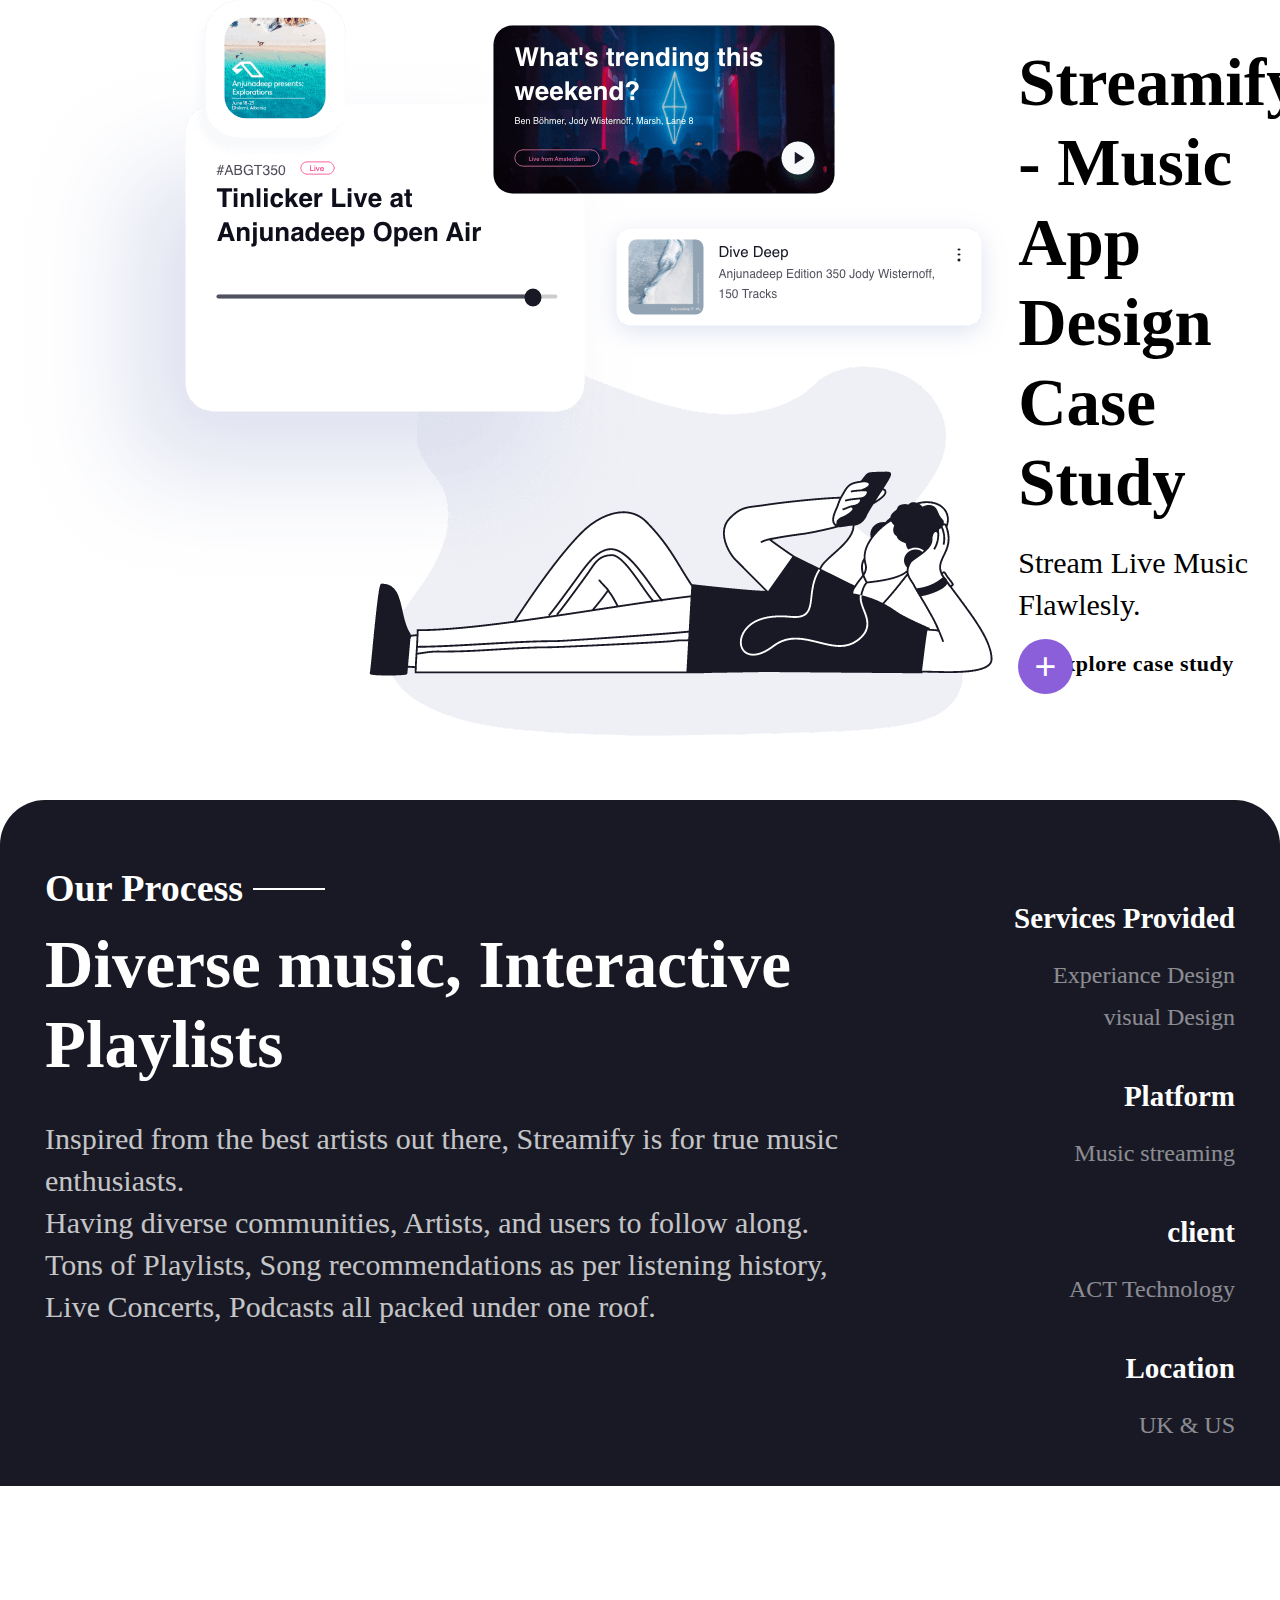
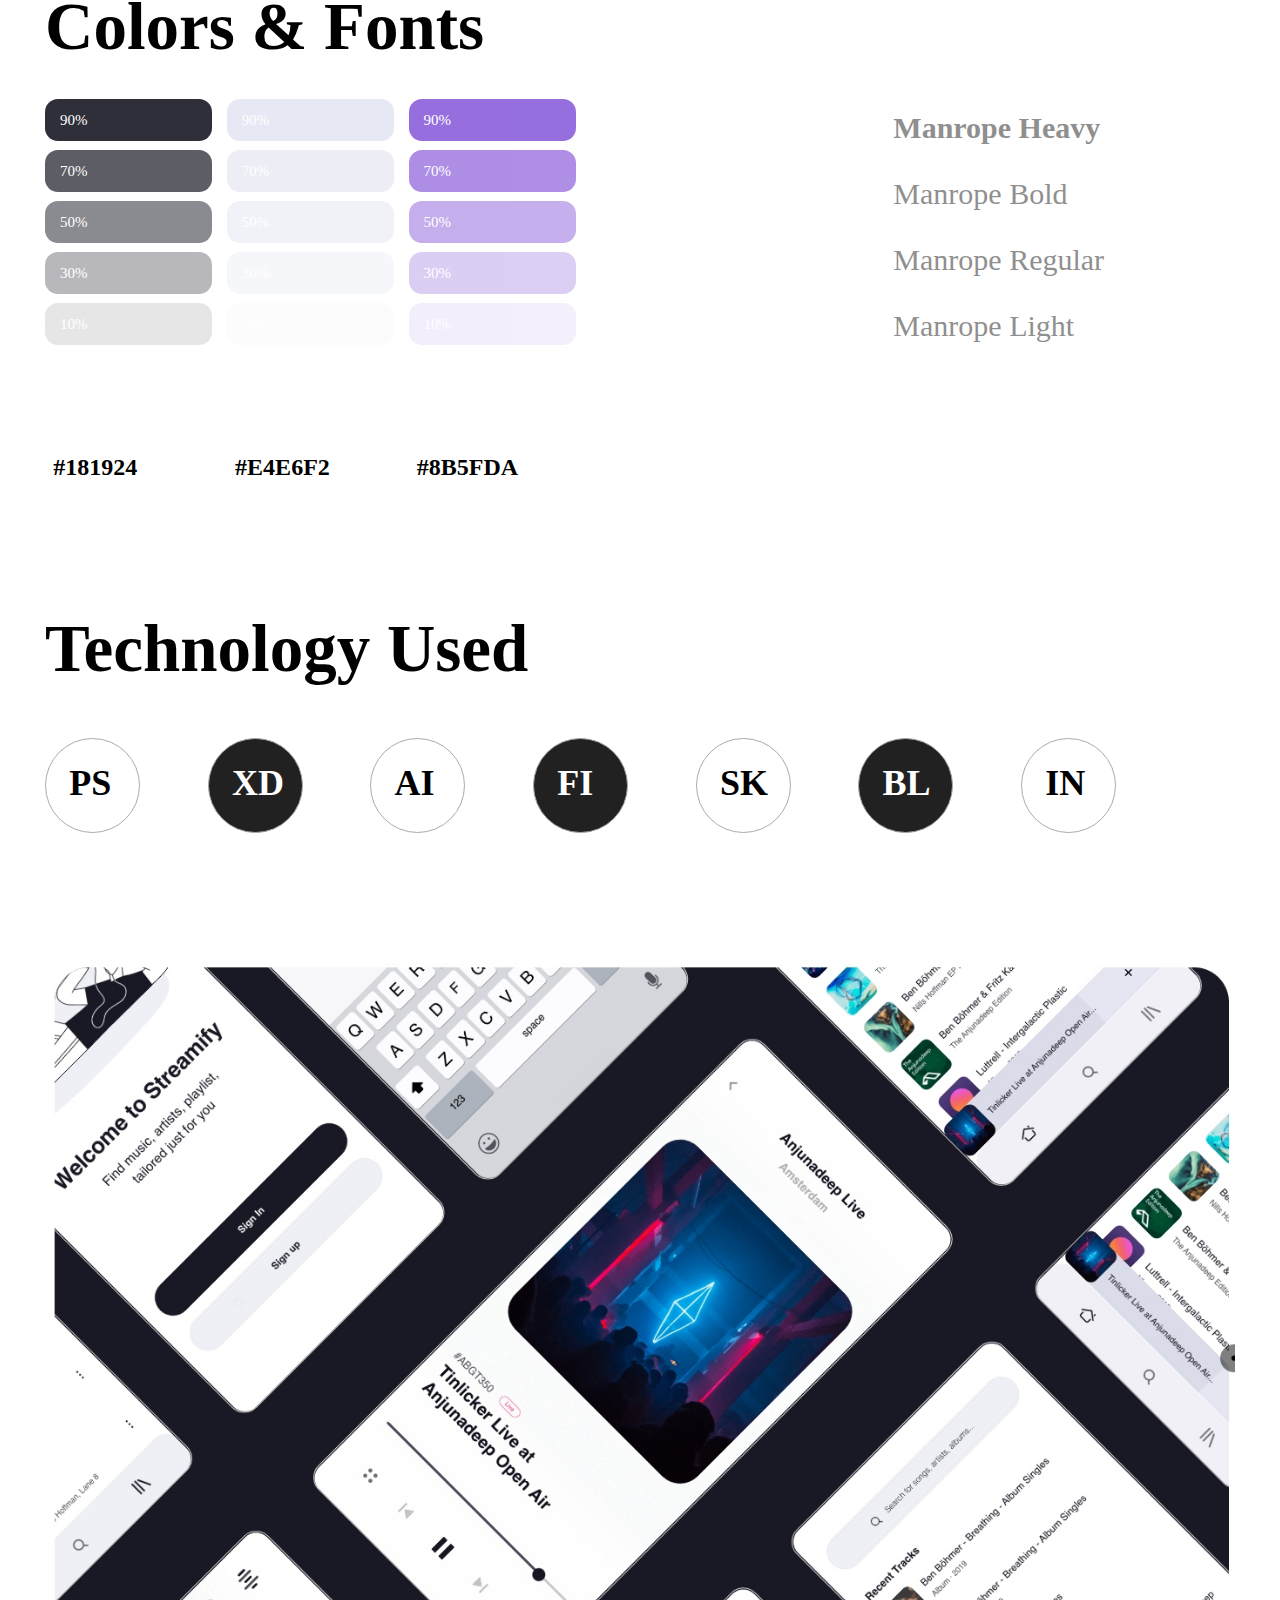
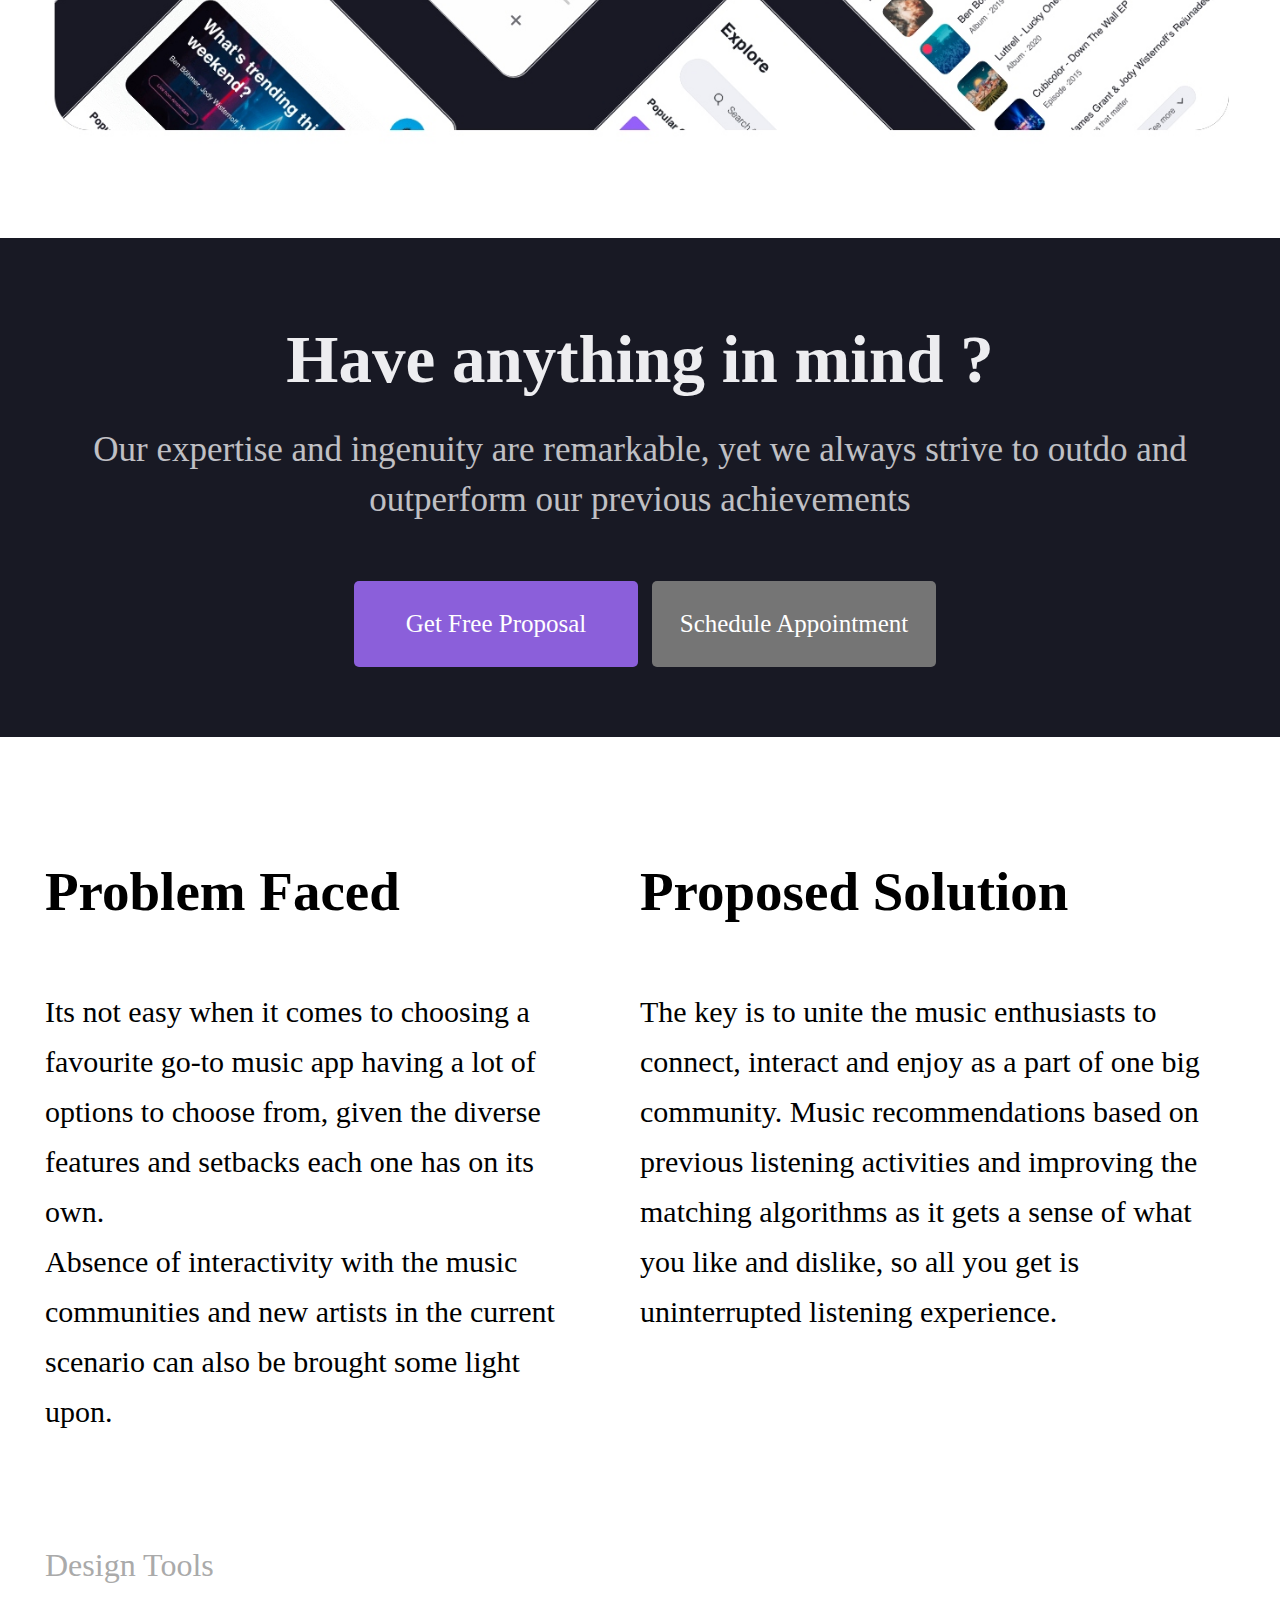
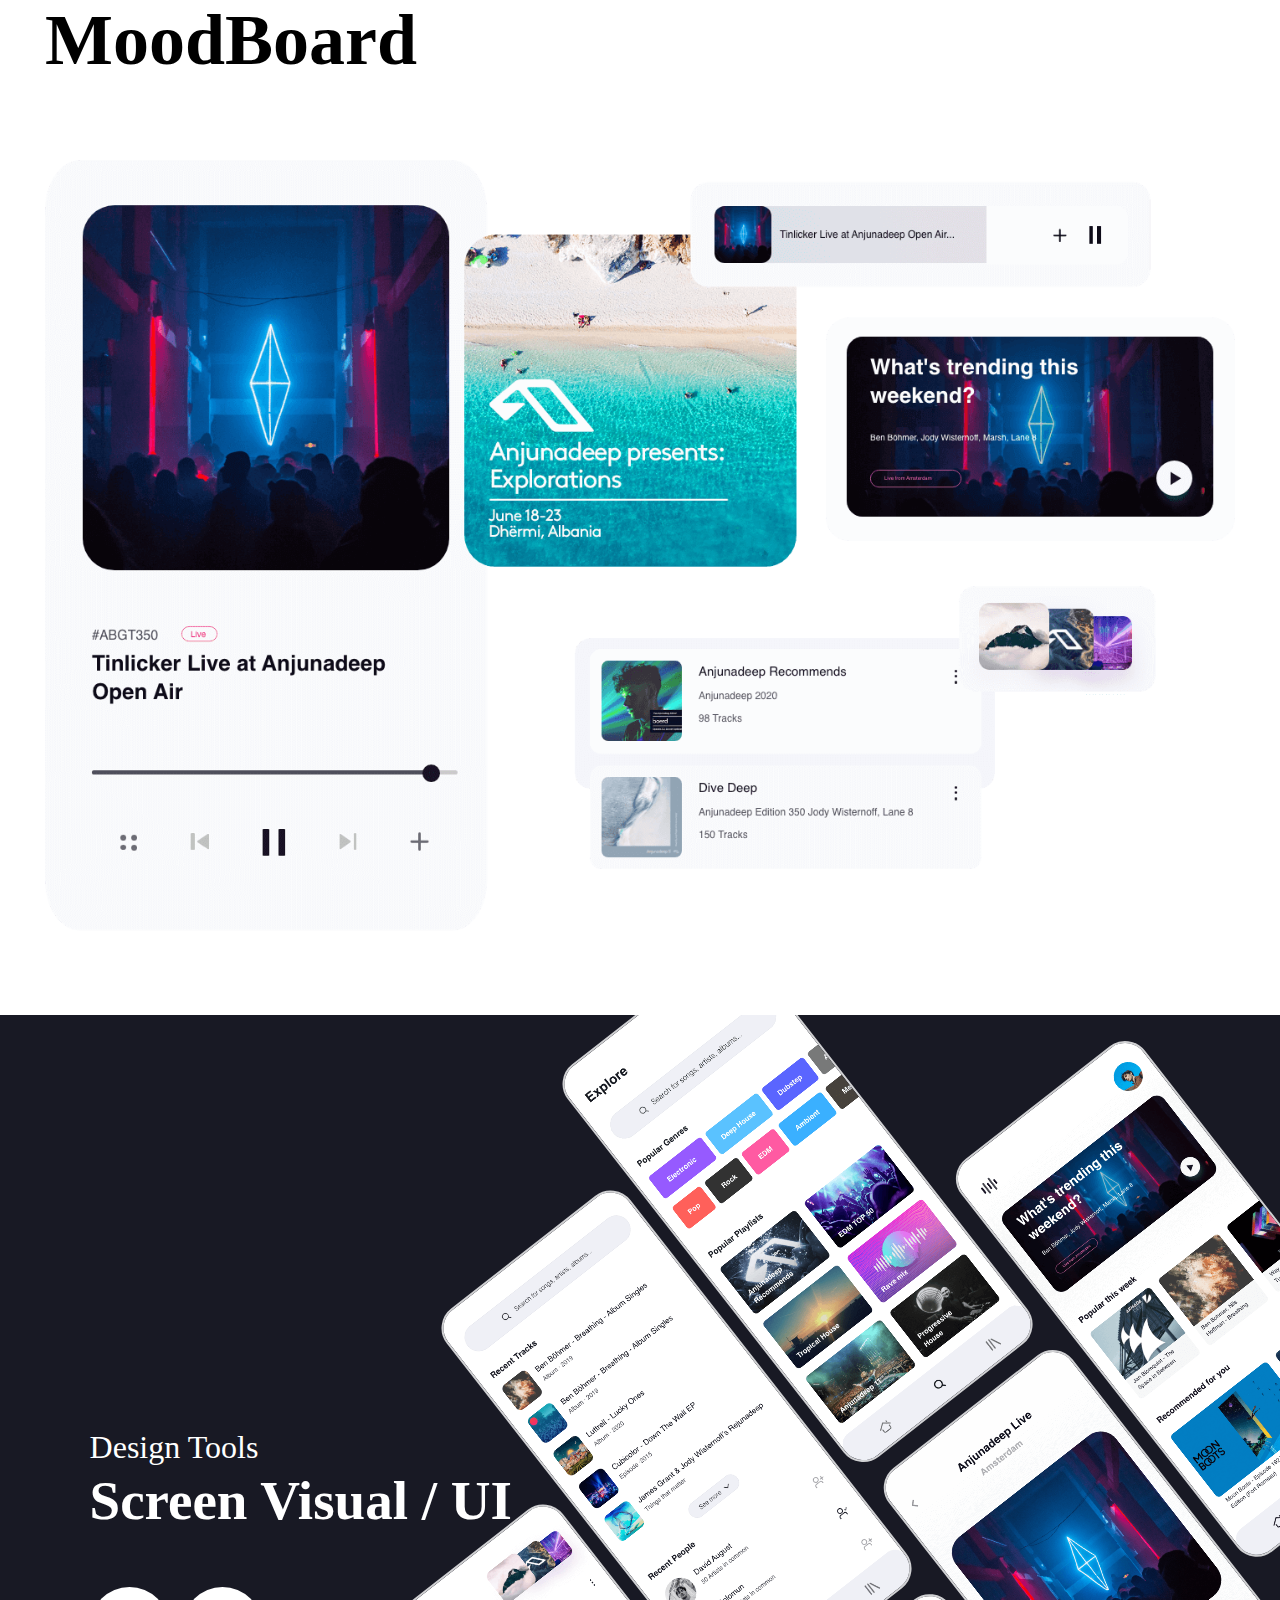
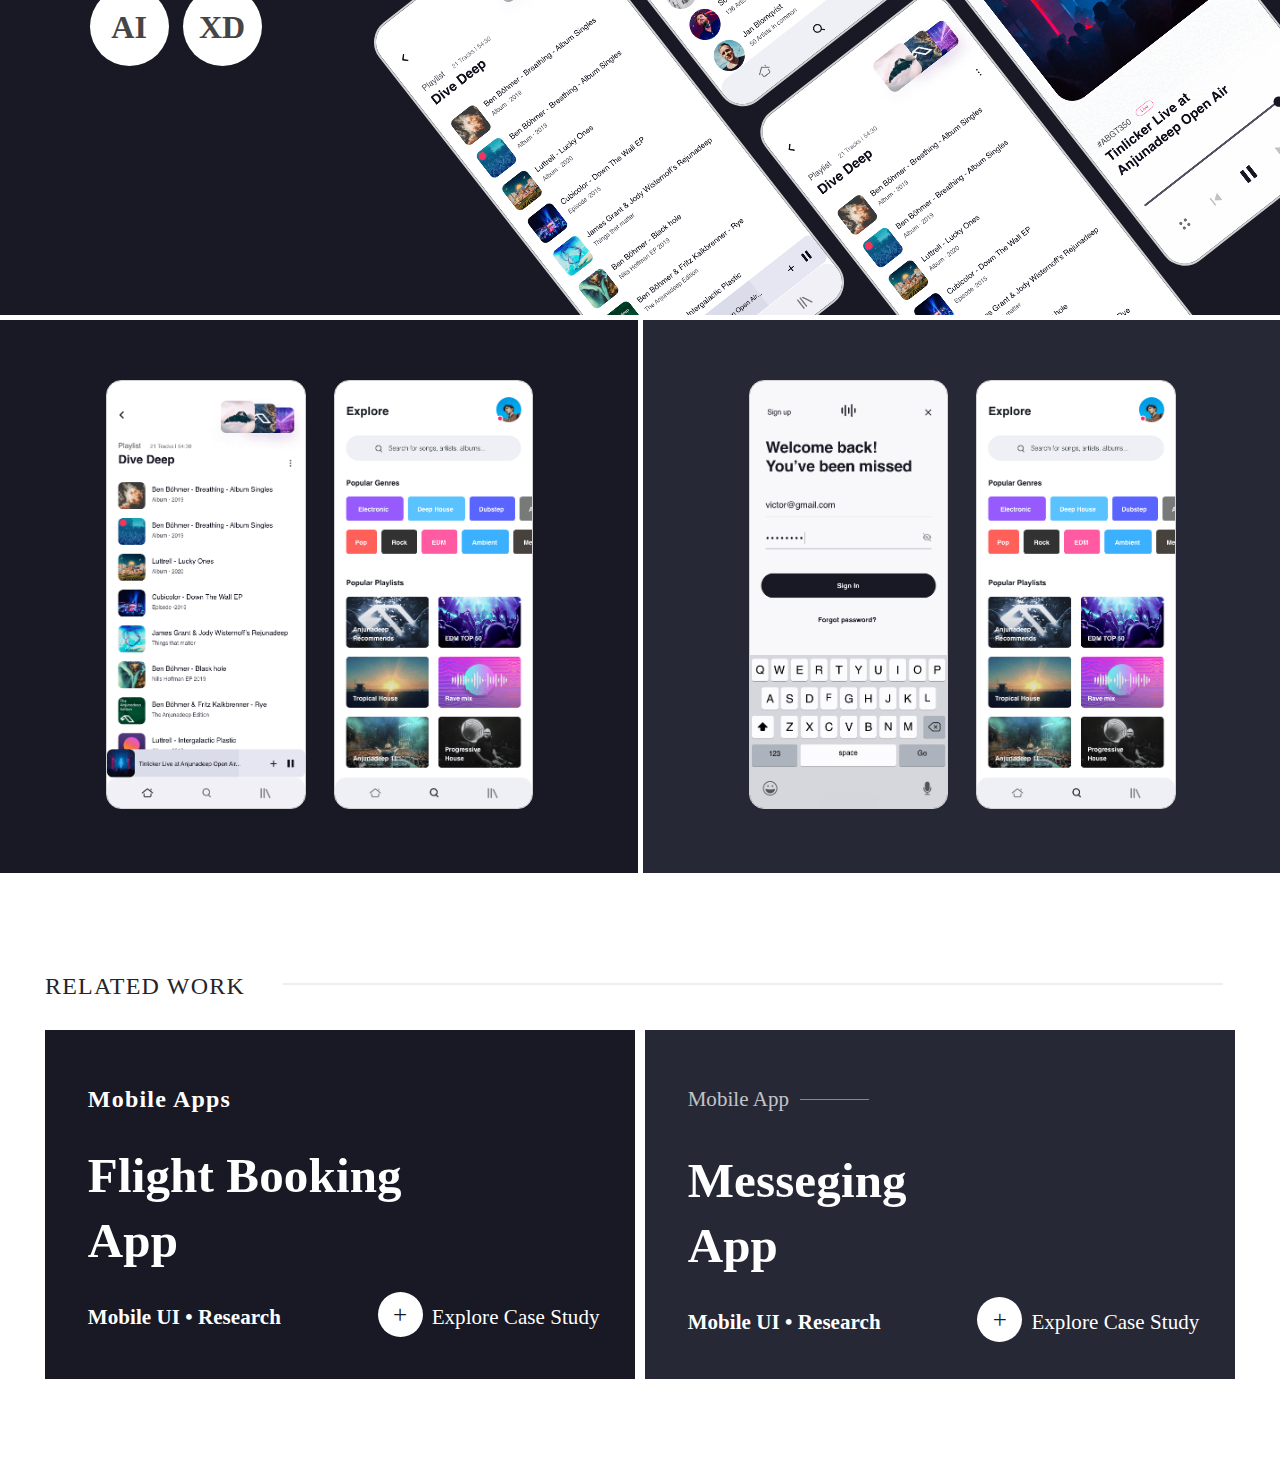
<file: index.html>
<!DOCTYPE html>
<html lang="en">

<head>
    <meta charset="UTF-8">
    <meta http-equiv="X-UA-Compatible" content="IE=edge">
    <meta name="viewport" content="width=device-width, initial-scale=1.0">
    <title>Pixians.com</title>
    <link rel="stylesheet" href="./assests/style.css">
    <link rel="stylesheet" href="https://cdnjs.cloudflare.com/ajax/libs/font-awesome/4.7.0/css/font-awesome.min.css">
   
</head>

<body>
    <!-- Banner section starts here  -->
    <section id="banner">
        <div class="banner_left">
            <figure>
                <img src="./assests/images/Full_thumb.png" alt="banner-img">
            </figure>
        </div>
        <div class="banner_right">
            <h1>Streamify - Music App Design Case Study</h1>
            <p>Stream Live Music Flawlesly.</p>
            <a href="#">Explore case study</a>
        </div>
    </section>
    <!-- Banner section ends here  -->

    <!-- Services section starts here  -->
    <section id="services">
        <div class="container_center">
            <div class="portfolio">
                <div class="portfolio_left">
                    <span>Our Process</span>
                    <h2>Diverse music, Interactive Playlists</h2>
                    <p>Inspired from the best artists out there, Streamify is for true music enthusiasts.</p>
                    <p> Having diverse communities, Artists, and users to follow along.</p>
                    <p> Tons of Playlists, Song recommendations as per listening history, Live Concerts, Podcasts all
                        packed under one roof.</p>
                </div>

                <div class="portfolio_right">
                    <h6>Services Provided</h6>
                    <p>Experiance Design</p>
                    <p>visual Design</p>
                    <h6>Platform</h6>
                    <p>Music streaming</p>
                    <h6>client</h6>
                    <p>ACT Technology</p>
                    <h6>Location</h6>
                    <p>UK & US</p>
                </div>
            </div>
        </div>
    </section>
    <!-- Services section ends here  -->


    <!-- portfolio section starts here  -->
    <section id="portfolio_colors">
        <div class="container_center">
            <h2>Colors & Fonts</h2>
            <div class="wraper">


                <div class="portfolio_colors_left">
                    <ul class="first_row">
                        <li>90%</li>
                        <li>70%</li>
                        <li>50%</li>
                        <li>30%</li>
                        <li>10%</li>
                        <li>#181924</li>
                    </ul>
                    <ul class="second_row">
                        <li>90%</li>
                        <li>70%</li>
                        <li>50%</li>
                        <li>30%</li>
                        <li>10%</li>
                        <li>#E4E6F2</li>
                    </ul>
                    <ul class="third_row">
                        <li>90%</li>
                        <li>70%</li>
                        <li>50%</li>
                        <li>30%</li>
                        <li>10%</li>
                        <li>#8B5FDA</li>
                    </ul>
                </div>
                <div class="portfolio_colors_right">
                    <ul>
                        <li>Manrope Heavy</li>
                        <li>Manrope Bold</li>
                        <li>Manrope Regular</li>
                        <li>Manrope Light</li>
                    </ul>
                </div>
            </div>
        </div>
    </section>
    <!-- portfolio sections ends here  -->

    <!-- Technology sections starts here  -->
    <section id="technology">
        <div class="container_center">
            <h2>Technology Used</h2>
            <div class="technologies">
                <div class="tech"><span>PS</span></div>
                <div class="tech"><span>XD</span></div>
                <div class="tech"><span>AI</span></div>
                <div class="tech"><span>FI</span></div>
                <div class="tech"><span>SK</span></div>
                <div class="tech"><span>BL</span></div>
                <div class="tech"><span>IN</span></div>
            </div>
            <div class="technology_content">
                <figure>
                    <img src="./assests/images/mobile.jpg" alt="techno-content-img">
                </figure>
            </div>
        </div>
    </section>
    <!-- Technology section ends here -->

    <!-- Expertise section starts here  -->
    <section id="expertise">
        <div class="container_center">
            <h2>Have anything in mind ?</h2>
            <p>Our expertise and ingenuity are remarkable, yet we always strive to outdo and outperform our previous
                achievements</p>

            <div class="expertise_btn">
                <a href="#">Get Free Proposal</a>
                <a href="#">Schedule Appointment</a>
            </div>
        </div>
    </section>
    <!-- Expertise section ends here  -->

    <!-- Problem solutions section starts here  -->
    <section id="solutions">
        <div class="container_center">
            <div class="solution_wraper">


                <div class="problem_faced">
                    <h3>Problem Faced</h3>
                    <p>Its not easy when it comes to choosing a favourite go-to music app having a lot of options to
                        choose from, given the diverse features and setbacks each one has on its own.</p>
                    <p> Absence of interactivity with the music communities and new artists in the current scenario can
                        also be brought some light upon.</p>
                </div>
                <div class="solution">
                    <h3>Proposed Solution</h3>
                    <p>The key is to unite the music enthusiasts to connect, interact and enjoy as a part of one big
                        community. Music recommendations based on previous listening activities and improving the
                        matching algorithms as it gets a sense of what you like and dislike, so all you get is
                        uninterrupted listening experience.</p>
                </div>
            </div>
        </div>
    </section>
    <!-- Problem solutions section ends here  -->


    <!-- Dashboard saection starts here  -->
    <section id="dashboard">
        <div class="container_center">
            <span>Design Tools</span>
            <h2>MoodBoard</h2>
            <figure>
                <img src="./assests/images/mod.png" alt="dashboard-img">
            </figure>
        </div>
    </section>
    <!-- Dashboard saection ends here  -->

    <!-- visual Ui section starts here  -->
    <section id="visual_ui">
        <div class="tools">
            <div class="tools_content">
                <figure>
                    <img src="./assests/images/Playlist.png" alt="tools_content_img">
                    <img src="./assests/images/Search-Ñ_Ð_Ð£-1.png" alt="tools_content_img">
                    <img src="./assests/images/Search.png" alt="tools_content_img">
                    <img src="./assests/images/Playlist.png" alt="tools_content_img">
                    <img src="./assests/images/Player.png" alt="tools_content_img">
                    <img src="./assests/images/Main.png" alt="tools_content_img">
                </figure>
            </div>
            <div class="tools_heading">
                <span>Design Tools</span>
                <h3>Screen Visual / UI</h3>

                <div class="AI">
                    <span>AI</span>
                </div>
                <div class="AI">
                    <span>XD</span>
                </div>
            </div>
        </div>
        <div class="visual_ui_content_bottom">
            <div class="visual_ui_left">
                <div class="visual_ui_content_image">
                    <figure>
                        <img src="./assests/images/Playlist.png" alt="paylist-image">
                    </figure>

                </div>
                <div class="visual_ui_content_image">
                    <figure>
                        <img src="./assests/images/Search.png" alt="paylist-img">
                    </figure>
                </div>
            </div>
            <div class="visual_ui_right">
                <div class="visual_ui_right_img">
                    <figure>
                        <img src="./assests/images/Library-Ñ_Ð_Ð£-3.png" alt="paylist-img">
                    </figure>
                </div>

                <div class="visual_ui_right_img">
                    <figure>
                        <img src="./assests/images/Search.png" alt="paylist-img">
                    </figure>
                </div>

            </div>
        </div>
    </section>
    <!-- visual Ui section starts here  -->


    <!-- work section starts here  -->
    <section id="feedback">
        <div class="container_center">
            <span class="main_heading">RELATED WORK</span>

            <div class="mobile_apps">
                <div class="flight_app">
                    <span class="mob_app">Mobile Apps</span>
                    <h2>Flight Booking App</h2>
                    <span class="search">Mobile UI • Research</span>
                    <p class="case"> Explore Case Study </p> 
                </div>
                <div class="messeging_app">
                    <span class="mob_app_two">
                        Mobile App
                    </span>
                    <h2>Messeging App</h2>
                    <span class="search">Mobile UI • Research</span>
                    <p class="case"> Explore Case Study </p> 
                </div>
            </div>
        </div>
    </section>
</body>

</html>
</file>
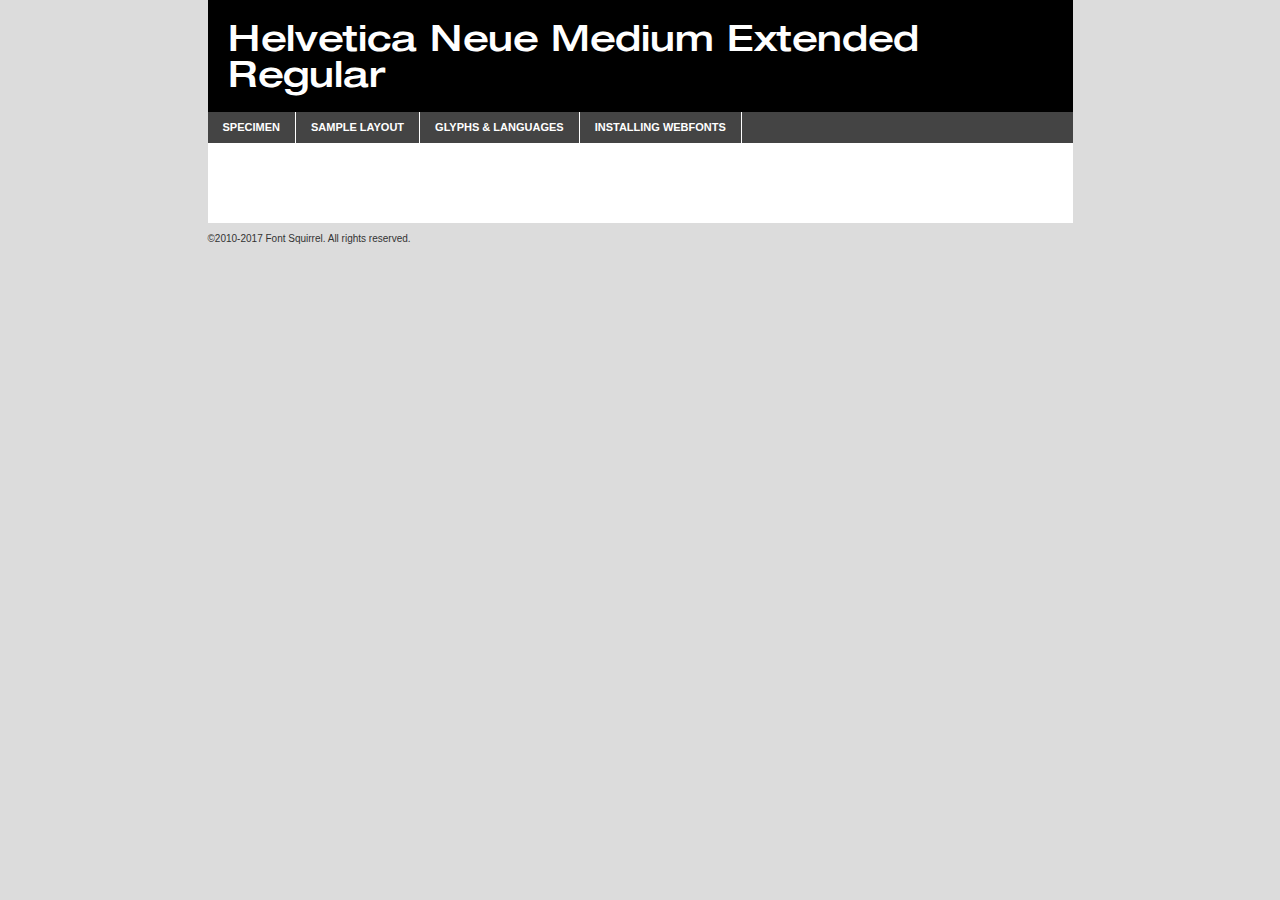
<file: assests/webfonts/helvetica_neue_medium_extended-demo.html>
<!DOCTYPE html PUBLIC "-//W3C//DTD XHTML 1.0 Transitional//EN"
	"http://www.w3.org/TR/xhtml1/DTD/xhtml1-transitional.dtd">

<html xmlns="http://www.w3.org/1999/xhtml" xml:lang="en" lang="en">
<head>
	<meta http-equiv="Content-Type" content="text/html; charset=utf-8" />
	<script src="http://ajax.googleapis.com/ajax/libs/jquery/1.7.2/jquery.min.js" type="text/javascript" charset="utf-8"></script>
	<script type="text/javascript">
	(function($){$.fn.easyTabs=function(option){var param=jQuery.extend({fadeSpeed:"fast",defaultContent:1,activeClass:'active'},option);$(this).each(function(){var thisId="#"+this.id;if(param.defaultContent==''){param.defaultContent=1;}
	if(typeof param.defaultContent=="number")
	{var defaultTab=$(thisId+" .tabs li:eq("+(param.defaultContent-1)+") a").attr('href').substr(1);}else{var defaultTab=param.defaultContent;}
	$(thisId+" .tabs li a").each(function(){var tabToHide=$(this).attr('href').substr(1);$("#"+tabToHide).addClass('easytabs-tab-content');});hideAll();changeContent(defaultTab);function hideAll(){$(thisId+" .easytabs-tab-content").hide();}
	function changeContent(tabId){hideAll();$(thisId+" .tabs li").removeClass(param.activeClass);$(thisId+" .tabs li a[href=#"+tabId+"]").closest('li').addClass(param.activeClass);if(param.fadeSpeed!="none")
	{$(thisId+" #"+tabId).fadeIn(param.fadeSpeed);}else{$(thisId+" #"+tabId).show();}}
	$(thisId+" .tabs li").click(function(){var tabId=$(this).find('a').attr('href').substr(1);changeContent(tabId);return false;});});}})(jQuery);
	</script>
	<link rel="stylesheet" href="specimen_files/specimen_stylesheet.css" type="text/css" charset="utf-8" />
	<link rel="stylesheet" href="stylesheet.css" type="text/css" charset="utf-8" />

	<style type="text/css">
					body{
				font-family: 'helvetica_neuemedium_extended';
							}
		</style>

	<title>Helvetica Neue Medium Extended Regular Specimen</title>
	
	
	<script type="text/javascript" charset="utf-8">
		$(document).ready(function() {
			$('#container').easyTabs({defaultContent:1});
		});
	</script>
</head>

<body>
<div id="container">
	<div id="header">
		Helvetica Neue Medium Extended Regular	</div>
	<ul class="tabs">
		<li><a href="#specimen">Specimen</a></li>
		<li><a href="#layout">Sample Layout</a></li>
				<li><a href="#glyphs">Glyphs &amp; Languages</a></li>
		<li><a href="#installing">Installing Webfonts</a></li>
		
	</ul>
	
	<div id="main_content">

		
			<div id="specimen">
		
				<div class="section">
					<div class="grid12 firstcol">
						<div class="huge">AaBb</div>
					</div>
				</div>
		
				<div class="section">
					<div class="glyph_range">A&#x200B;B&#x200b;C&#x200b;D&#x200b;E&#x200b;F&#x200b;G&#x200b;H&#x200b;I&#x200b;J&#x200b;K&#x200b;L&#x200b;M&#x200b;N&#x200b;O&#x200b;P&#x200b;Q&#x200b;R&#x200b;S&#x200b;T&#x200b;U&#x200b;V&#x200b;W&#x200b;X&#x200b;Y&#x200b;Z&#x200b;a&#x200b;b&#x200b;c&#x200b;d&#x200b;e&#x200b;f&#x200b;g&#x200b;h&#x200b;i&#x200b;j&#x200b;k&#x200b;l&#x200b;m&#x200b;n&#x200b;o&#x200b;p&#x200b;q&#x200b;r&#x200b;s&#x200b;t&#x200b;u&#x200b;v&#x200b;w&#x200b;x&#x200b;y&#x200b;z&#x200b;1&#x200b;2&#x200b;3&#x200b;4&#x200b;5&#x200b;6&#x200b;7&#x200b;8&#x200b;9&#x200b;0&#x200b;&amp;&#x200b;.&#x200b;,&#x200b;?&#x200b;!&#x200b;&#64;&#x200b;(&#x200b;)&#x200b;#&#x200b;$&#x200b;%&#x200b;*&#x200b;+&#x200b;-&#x200b;=&#x200b;:&#x200b;;</div>
				</div>
				<div class="section">
					<div class="grid12 firstcol">
						<table class="sample_table">
							<tr><td>10</td><td class="size10">abcdefghijklmnopqrstuvwxyzABCDEFGHIJKLMNOPQRSTUVWXYZ0123456789abcdefghijklmnopqrstuvwxyzABCDEFGHIJKLMNOPQRSTUVWXYZ0123456789abcdefghijklmnopqrstuvwxyzABCDEFGHIJKLMNOPQRSTUVWXYZ</td></tr>
							<tr><td>11</td><td class="size11">abcdefghijklmnopqrstuvwxyzABCDEFGHIJKLMNOPQRSTUVWXYZ0123456789abcdefghijklmnopqrstuvwxyzABCDEFGHIJKLMNOPQRSTUVWXYZ0123456789abcdefghijklmnopqrstuvwxyzABCDEFGHIJKLMNOPQRSTUVWXYZ</td></tr>
							<tr><td>12</td><td class="size12">abcdefghijklmnopqrstuvwxyzABCDEFGHIJKLMNOPQRSTUVWXYZ0123456789abcdefghijklmnopqrstuvwxyzABCDEFGHIJKLMNOPQRSTUVWXYZ0123456789abcdefghijklmnopqrstuvwxyzABCDEFGHIJKLMNOPQRSTUVWXYZ</td></tr>
							<tr><td>13</td><td class="size13">abcdefghijklmnopqrstuvwxyzABCDEFGHIJKLMNOPQRSTUVWXYZ0123456789abcdefghijklmnopqrstuvwxyzABCDEFGHIJKLMNOPQRSTUVWXYZ0123456789abcdefghijklmnopqrstuvwxyzABCDEFGHIJKLMNOPQRSTUVWXYZ</td></tr>
							<tr><td>14</td><td class="size14">abcdefghijklmnopqrstuvwxyzABCDEFGHIJKLMNOPQRSTUVWXYZ0123456789abcdefghijklmnopqrstuvwxyzABCDEFGHIJKLMNOPQRSTUVWXYZ0123456789abcdefghijklmnopqrstuvwxyzABCDEFGHIJKLMNOPQRSTUVWXYZ</td></tr>
							<tr><td>16</td><td class="size16">abcdefghijklmnopqrstuvwxyzABCDEFGHIJKLMNOPQRSTUVWXYZ0123456789abcdefghijklmnopqrstuvwxyzABCDEFGHIJKLMNOPQRSTUVWXYZ</td></tr>
							<tr><td>18</td><td class="size18">abcdefghijklmnopqrstuvwxyzABCDEFGHIJKLMNOPQRSTUVWXYZ0123456789abcdefghijklmnopqrstuvwxyzABCDEFGHIJKLMNOPQRSTUVWXYZ</td></tr>
							<tr><td>20</td><td class="size20">abcdefghijklmnopqrstuvwxyzABCDEFGHIJKLMNOPQRSTUVWXYZ0123456789abcdefghijklmnopqrstuvwxyzABCDEFGHIJKLMNOPQRSTUVWXYZ</td></tr>
							<tr><td>24</td><td class="size24">abcdefghijklmnopqrstuvwxyzABCDEFGHIJKLMNOPQRSTUVWXYZ0123456789abcdefghijklmnopqrstuvwxyzABCDEFGHIJKLMNOPQRSTUVWXYZ</td></tr>
							<tr><td>30</td><td class="size30">abcdefghijklmnopqrstuvwxyzABCDEFGHIJKLMNOPQRSTUVWXYZ0123456789abcdefghijklmnopqrstuvwxyzABCDEFGHIJKLMNOPQRSTUVWXYZ</td></tr>
							<tr><td>36</td><td class="size36">abcdefghijklmnopqrstuvwxyzABCDEFGHIJKLMNOPQRSTUVWXYZ0123456789abcdefghijklmnopqrstuvwxyzABCDEFGHIJKLMNOPQRSTUVWXYZ</td></tr>
							<tr><td>48</td><td class="size48">abcdefghijklmnopqrstuvwxyzABCDEFGHIJKLMNOPQRSTUVWXYZ0123456789abcdefghijklmnopqrstuvwxyzABCDEFGHIJKLMNOPQRSTUVWXYZ</td></tr>
							<tr><td>60</td><td class="size60">abcdefghijklmnopqrstuvwxyzABCDEFGHIJKLMNOPQRSTUVWXYZ0123456789abcdefghijklmnopqrstuvwxyzABCDEFGHIJKLMNOPQRSTUVWXYZ</td></tr>
							<tr><td>72</td><td class="size72">abcdefghijklmnopqrstuvwxyzABCDEFGHIJKLMNOPQRSTUVWXYZ0123456789abcdefghijklmnopqrstuvwxyzABCDEFGHIJKLMNOPQRSTUVWXYZ</td></tr>
							<tr><td>90</td><td class="size90">abcdefghijklmnopqrstuvwxyzABCDEFGHIJKLMNOPQRSTUVWXYZ0123456789abcdefghijklmnopqrstuvwxyzABCDEFGHIJKLMNOPQRSTUVWXYZ</td></tr>
						</table>
				
					</div>
			
				</div>
		
		
		
								<div class="section" id="bodycomparison">


										<div id="xheight">
				<div class="fontbody">&#x25FC;&#x25FC;&#x25FC;&#x25FC;&#x25FC;&#x25FC;&#x25FC;&#x25FC;&#x25FC;&#x25FC;&#x25FC;&#x25FC;&#x25FC;&#x25FC;&#x25FC;&#x25FC;&#x25FC;&#x25FC;&#x25FC;&#x25FC;&#x25FC;&#x25FC;&#x25FC;&#x25FC;&#x25FC;&#x25FC;&#x25FC;&#x25FC;&#x25FC;&#x25FC;&#x25FC;&#x25FC;&#x25FC;&#x25FC;&#x25FC;&#x25FC;&#x25FC;&#x25FC;&#x25FC;&#x25FC;&#x25FC;&#x25FC;&#x25FC;&#x25FC;&#x25FC;&#x25FC;&#x25FC;&#x25FC;&#x25FC;&#x25FC;&#x25FC;&#x25FC;&#x25FC;&#x25FC;&#x25FC;&#x25FC;&#x25FC;&#x25FC;&#x25FC;&#x25FC;&#x25FC;&#x25FC;&#x25FC;&#x25FC;&#x25FC;&#x25FC;&#x25FC;&#x25FC;&#x25FC;&#x25FC;&#x25FC;&#x25FC;&#x25FC;&#x25FC;&#x25FC;&#x25FC;&#x25FC;&#x25FC;&#x25FC;&#x25FC;&#x25FC;&#x25FC;&#x25FC;&#x25FC;&#x25FC;&#x25FC;&#x25FC;&#x25FC;&#x25FC;&#x25FC;&#x25FC;&#x25FC;&#x25FC;&#x25FC;&#x25FC;&#x25FC;&#x25FC;&#x25FC;&#x25FC;body</div><div class="arialbody">body</div><div class="verdanabody">body</div><div class="georgiabody">body</div></div>
										<div class="fontbody" style="z-index:1">
											body<span>Helvetica Neue Medium Extended Regular</span>
										</div>
										<div class="arialbody" style="z-index:1">
											body<span>Arial</span>
										</div>
										<div class="verdanabody" style="z-index:1">
											body<span>Verdana</span>
										</div>
										<div class="georgiabody" style="z-index:1">
											body<span>Georgia</span>
										</div>



								</div>
		
		
				<div class="section psample psample_row1" id="">
					
					<div class="grid2 firstcol">
						<p class="size10"><span>10.</span>Aenean lacinia bibendum nulla sed consectetur. Fusce dapibus, tellus ac cursus commodo, tortor mauris condimentum nibh, ut fermentum massa justo sit amet risus. Nullam id dolor id nibh ultricies vehicula ut id elit. Cum sociis natoque penatibus et magnis dis parturient montes, nascetur ridiculus mus. Nulla vitae elit libero, a pharetra augue.</p>
			
					</div>
					<div class="grid3">
						<p class="size11"><span>11.</span>Aenean lacinia bibendum nulla sed consectetur. Fusce dapibus, tellus ac cursus commodo, tortor mauris condimentum nibh, ut fermentum massa justo sit amet risus. Nullam id dolor id nibh ultricies vehicula ut id elit. Cum sociis natoque penatibus et magnis dis parturient montes, nascetur ridiculus mus. Nulla vitae elit libero, a pharetra augue.</p>
			
					</div>
					<div class="grid3">
						<p class="size12"><span>12.</span>Aenean lacinia bibendum nulla sed consectetur. Fusce dapibus, tellus ac cursus commodo, tortor mauris condimentum nibh, ut fermentum massa justo sit amet risus. Nullam id dolor id nibh ultricies vehicula ut id elit. Cum sociis natoque penatibus et magnis dis parturient montes, nascetur ridiculus mus. Nulla vitae elit libero, a pharetra augue.</p>
			
					</div>
					<div class="grid4">
						<p class="size13"><span>13.</span>Aenean lacinia bibendum nulla sed consectetur. Fusce dapibus, tellus ac cursus commodo, tortor mauris condimentum nibh, ut fermentum massa justo sit amet risus. Nullam id dolor id nibh ultricies vehicula ut id elit. Cum sociis natoque penatibus et magnis dis parturient montes, nascetur ridiculus mus. Nulla vitae elit libero, a pharetra augue.</p>
			
					</div>
					<div class="white_blend"></div>
					
				</div>
				<div class="section psample psample_row2" id="">
					<div class="grid3 firstcol">
						<p class="size14"><span>14.</span>Aenean lacinia bibendum nulla sed consectetur. Fusce dapibus, tellus ac cursus commodo, tortor mauris condimentum nibh, ut fermentum massa justo sit amet risus. Nullam id dolor id nibh ultricies vehicula ut id elit. Cum sociis natoque penatibus et magnis dis parturient montes, nascetur ridiculus mus. Nulla vitae elit libero, a pharetra augue.</p>
			
					</div>
					<div class="grid4">
						<p class="size16"><span>16.</span>Aenean lacinia bibendum nulla sed consectetur. Fusce dapibus, tellus ac cursus commodo, tortor mauris condimentum nibh, ut fermentum massa justo sit amet risus. Nullam id dolor id nibh ultricies vehicula ut id elit. Cum sociis natoque penatibus et magnis dis parturient montes, nascetur ridiculus mus. Nulla vitae elit libero, a pharetra augue.</p>
			
					</div>
					<div class="grid5">
						<p class="size18"><span>18.</span>Aenean lacinia bibendum nulla sed consectetur. Fusce dapibus, tellus ac cursus commodo, tortor mauris condimentum nibh, ut fermentum massa justo sit amet risus. Nullam id dolor id nibh ultricies vehicula ut id elit. Cum sociis natoque penatibus et magnis dis parturient montes, nascetur ridiculus mus. Nulla vitae elit libero, a pharetra augue.</p>
			
					</div>

					<div class="white_blend"></div>

				</div>
				
				<div class="section psample psample_row3" id="">
					<div class="grid5 firstcol">
						<p class="size20"><span>20.</span>Aenean lacinia bibendum nulla sed consectetur. Fusce dapibus, tellus ac cursus commodo, tortor mauris condimentum nibh, ut fermentum massa justo sit amet risus. Nullam id dolor id nibh ultricies vehicula ut id elit. Cum sociis natoque penatibus et magnis dis parturient montes, nascetur ridiculus mus. Nulla vitae elit libero, a pharetra augue.</p>
					</div>
					<div class="grid7">
						<p class="size24"><span>24.</span>Aenean lacinia bibendum nulla sed consectetur. Fusce dapibus, tellus ac cursus commodo, tortor mauris condimentum nibh, ut fermentum massa justo sit amet risus. Nullam id dolor id nibh ultricies vehicula ut id elit. Cum sociis natoque penatibus et magnis dis parturient montes, nascetur ridiculus mus. Nulla vitae elit libero, a pharetra augue.</p>
					</div>
					
					<div class="white_blend"></div>
					
				</div>
				
				<div class="section psample psample_row4" id="">
					<div class="grid12 firstcol">
						<p class="size30"><span>30.</span>Aenean lacinia bibendum nulla sed consectetur. Fusce dapibus, tellus ac cursus commodo, tortor mauris condimentum nibh, ut fermentum massa justo sit amet risus. Nullam id dolor id nibh ultricies vehicula ut id elit. Cum sociis natoque penatibus et magnis dis parturient montes, nascetur ridiculus mus. Nulla vitae elit libero, a pharetra augue.</p>
					</div>
					<div class="white_blend"></div>
					
				</div>
				
				
				
				<div class="section psample psample_row1 fullreverse">
					<div class="grid2 firstcol">
						<p class="size10"><span>10.</span>Aenean lacinia bibendum nulla sed consectetur. Fusce dapibus, tellus ac cursus commodo, tortor mauris condimentum nibh, ut fermentum massa justo sit amet risus. Nullam id dolor id nibh ultricies vehicula ut id elit. Cum sociis natoque penatibus et magnis dis parturient montes, nascetur ridiculus mus. Nulla vitae elit libero, a pharetra augue.</p>
			
					</div>
					<div class="grid3">
						<p class="size11"><span>11.</span>Aenean lacinia bibendum nulla sed consectetur. Fusce dapibus, tellus ac cursus commodo, tortor mauris condimentum nibh, ut fermentum massa justo sit amet risus. Nullam id dolor id nibh ultricies vehicula ut id elit. Cum sociis natoque penatibus et magnis dis parturient montes, nascetur ridiculus mus. Nulla vitae elit libero, a pharetra augue.</p>
			
					</div>
					<div class="grid3">
						<p class="size12"><span>12.</span>Aenean lacinia bibendum nulla sed consectetur. Fusce dapibus, tellus ac cursus commodo, tortor mauris condimentum nibh, ut fermentum massa justo sit amet risus. Nullam id dolor id nibh ultricies vehicula ut id elit. Cum sociis natoque penatibus et magnis dis parturient montes, nascetur ridiculus mus. Nulla vitae elit libero, a pharetra augue.</p>
			
					</div>
					<div class="grid4">
						<p class="size13"><span>13.</span>Aenean lacinia bibendum nulla sed consectetur. Fusce dapibus, tellus ac cursus commodo, tortor mauris condimentum nibh, ut fermentum massa justo sit amet risus. Nullam id dolor id nibh ultricies vehicula ut id elit. Cum sociis natoque penatibus et magnis dis parturient montes, nascetur ridiculus mus. Nulla vitae elit libero, a pharetra augue.</p>
			
					</div>
					<div class="black_blend"></div>
					
				</div>
				
				<div class="section psample psample_row2 fullreverse">
					<div class="grid3 firstcol">
						<p class="size14"><span>14.</span>Aenean lacinia bibendum nulla sed consectetur. Fusce dapibus, tellus ac cursus commodo, tortor mauris condimentum nibh, ut fermentum massa justo sit amet risus. Nullam id dolor id nibh ultricies vehicula ut id elit. Cum sociis natoque penatibus et magnis dis parturient montes, nascetur ridiculus mus. Nulla vitae elit libero, a pharetra augue.</p>
			
					</div>
					<div class="grid4">
						<p class="size16"><span>16.</span>Aenean lacinia bibendum nulla sed consectetur. Fusce dapibus, tellus ac cursus commodo, tortor mauris condimentum nibh, ut fermentum massa justo sit amet risus. Nullam id dolor id nibh ultricies vehicula ut id elit. Cum sociis natoque penatibus et magnis dis parturient montes, nascetur ridiculus mus. Nulla vitae elit libero, a pharetra augue.</p>
			
					</div>
					<div class="grid5">
						<p class="size18"><span>18.</span>Aenean lacinia bibendum nulla sed consectetur. Fusce dapibus, tellus ac cursus commodo, tortor mauris condimentum nibh, ut fermentum massa justo sit amet risus. Nullam id dolor id nibh ultricies vehicula ut id elit. Cum sociis natoque penatibus et magnis dis parturient montes, nascetur ridiculus mus. Nulla vitae elit libero, a pharetra augue.</p>
			
					</div>
					<div class="black_blend"></div>

				</div>
				
				<div class="section psample fullreverse psample_row3" id="">
					<div class="grid5 firstcol">
						<p class="size20"><span>20.</span>Aenean lacinia bibendum nulla sed consectetur. Fusce dapibus, tellus ac cursus commodo, tortor mauris condimentum nibh, ut fermentum massa justo sit amet risus. Nullam id dolor id nibh ultricies vehicula ut id elit. Cum sociis natoque penatibus et magnis dis parturient montes, nascetur ridiculus mus. Nulla vitae elit libero, a pharetra augue.</p>
					</div>
					<div class="grid7">
						<p class="size24"><span>24.</span>Aenean lacinia bibendum nulla sed consectetur. Fusce dapibus, tellus ac cursus commodo, tortor mauris condimentum nibh, ut fermentum massa justo sit amet risus. Nullam id dolor id nibh ultricies vehicula ut id elit. Cum sociis natoque penatibus et magnis dis parturient montes, nascetur ridiculus mus. Nulla vitae elit libero, a pharetra augue.</p>
					</div>
					
					<div class="black_blend"></div>
					
				</div>
				
				<div class="section psample fullreverse psample_row4" id="" style="border-bottom: 20px #000 solid;">
					<div class="grid12 firstcol">
						<p class="size30"><span>30.</span>Aenean lacinia bibendum nulla sed consectetur. Fusce dapibus, tellus ac cursus commodo, tortor mauris condimentum nibh, ut fermentum massa justo sit amet risus. Nullam id dolor id nibh ultricies vehicula ut id elit. Cum sociis natoque penatibus et magnis dis parturient montes, nascetur ridiculus mus. Nulla vitae elit libero, a pharetra augue.</p>
					</div>
					<div class="black_blend"></div>
					
				</div>
				
				
				
				
			</div>
			
			<div id="layout">
				
				<div class="section">
					
					<div class="grid12 firstcol">
						<h1>Lorem Ipsum Dolor</h1>
						<h2>Etiam porta sem malesuada magna mollis euismod</h2>
						
						<p class="byline">By <a href="#link">Aenean Lacinia</a></p>
					</div>
				</div>
				<div class="section">
					<div class="grid8 firstcol">
						<p class="large">Donec sed odio dui. Morbi leo risus, porta ac consectetur ac, vestibulum at eros. Fusce dapibus, tellus ac cursus commodo, tortor mauris condimentum nibh, ut fermentum massa justo sit amet risus. </p>

						
						<h3>Pellentesque ornare sem</h3>

						<p>Maecenas sed diam eget risus varius blandit sit amet non magna. Maecenas faucibus mollis interdum. Donec ullamcorper nulla non metus auctor fringilla. Nullam id dolor id nibh ultricies vehicula ut id elit. Nullam id dolor id nibh ultricies vehicula ut id elit. </p>

						<p>Aenean eu leo quam. Pellentesque ornare sem lacinia quam venenatis vestibulum. Lorem ipsum dolor sit amet, consectetur adipiscing elit. Cum sociis natoque penatibus et magnis dis parturient montes, nascetur ridiculus mus. </p>

						<p>Nulla vitae elit libero, a pharetra augue. Praesent commodo cursus magna, vel scelerisque nisl consectetur et. Aenean lacinia bibendum nulla sed consectetur. </p>

						<p>Nullam quis risus eget urna mollis ornare vel eu leo. Nullam quis risus eget urna mollis ornare vel eu leo. Maecenas sed diam eget risus varius blandit sit amet non magna. Donec ullamcorper nulla non metus auctor fringilla. </p>

						<h3>Cras mattis consectetur</h3>

						<p>Aenean eu leo quam. Pellentesque ornare sem lacinia quam venenatis vestibulum. Aenean lacinia bibendum nulla sed consectetur. Integer posuere erat a ante venenatis dapibus posuere velit aliquet. Cras mattis consectetur purus sit amet fermentum. </p>

						<p>Nullam id dolor id nibh ultricies vehicula ut id elit. Nullam quis risus eget urna mollis ornare vel eu leo. Cras mattis consectetur purus sit amet fermentum.</p>
					</div>
					
					<div class="grid4 sidebar">
						
						<div class="box reverse">
							<p class="last">Nullam quis risus eget urna mollis ornare vel eu leo. Donec ullamcorper nulla non metus auctor fringilla. Cras mattis consectetur purus sit amet fermentum. Sed posuere consectetur est at lobortis. Lorem ipsum dolor sit amet, consectetur adipiscing elit. </p>
						</div>
						
						<p class="caption">Maecenas sed diam eget risus varius.</p>

						<p>Vestibulum id ligula porta felis euismod semper. Integer posuere erat a ante venenatis dapibus posuere velit aliquet. Vestibulum id ligula porta felis euismod semper. Sed posuere consectetur est at lobortis. Maecenas sed diam eget risus varius blandit sit amet non magna. Fusce dapibus, tellus ac cursus commodo, tortor mauris condimentum nibh, ut fermentum massa justo sit amet risus. </p>

					

						<p>Duis mollis, est non commodo luctus, nisi erat porttitor ligula, eget lacinia odio sem nec elit. Aenean lacinia bibendum nulla sed consectetur. Vivamus sagittis lacus vel augue laoreet rutrum faucibus dolor auctor. Aenean lacinia bibendum nulla sed consectetur. Nullam quis risus eget urna mollis ornare vel eu leo. </p>

						<p>Praesent commodo cursus magna, vel scelerisque nisl consectetur et. Donec ullamcorper nulla non metus auctor fringilla. Maecenas faucibus mollis interdum. Fusce dapibus, tellus ac cursus commodo, tortor mauris condimentum nibh, ut fermentum massa justo sit amet risus. </p>

					</div>
				</div>
				
			</div>


			



		<div id="glyphs">
			<div class="section">
				<div class="grid12 firstcol">
			
				<h1>Language Support</h1>
				<p>The subset of Helvetica Neue Medium Extended Regular in this kit supports the following languages:<br />
			
					Albanian, Basque, Breton, Chamorro, Danish, Dutch, English, Estonian, Faroese, Finnish, French, Frisian, Galician, German, Icelandic, Italian, Malagasy, Norwegian, Portuguese, Spanish, Alsatian, Aragonese, Arapaho, Arrernte, Asturian, Aymara, Bislama, Cebuano, Cheyenne, Corsican, Fijian, French_creole, Genoese, Gilbertese, Greenlandic, Haitian_creole, Hiligaynon, Hmong, Hopi, Ibanag, Iloko_ilokano, Indonesian, Interglossa_glosa, Interlingua, Irish_gaelic, Jerriais, Lojban, Lombard, Luxembourgeois, Manx, Mohawk, Norfolk_pitcairnese, Northern_sotho, Occitan, Oromo, Pangasinan, Papiamento, Piedmontese, Potawatomi, Rhaeto-romance, Romansh, Rotokas, Sami_lule, Samoan, Sardinian, Scots_gaelic, Seychelles_creole, Shona, Sicilian, Somali, Southern_ndebele, Southern_sotho, Swahili, Swati_swazi, Tagalog_filipino_pilipino, Tetum, Tok_pisin, Tswana, Uyghur_latinized, Volapuk, Votic_latinized, Walloon, Warlpiri, Xhosa, Yapese, Zulu, Latinbasic, Ubasic, Demo				</p>
				<h1>Glyph Chart</h1>
				<p>The subset of Helvetica Neue Medium Extended Regular in this kit includes all the glyphs listed below. Unicode entities are included above each glyph to help you insert individual characters into your layout.</p>
				<div id="glyph_chart">
			
																				 <div><p>&amp;#32;</p>&#32;</div>
																				 <div><p>&amp;#33;</p>&#33;</div>
																				 <div><p>&amp;#34;</p>&#34;</div>
																				 <div><p>&amp;#35;</p>&#35;</div>
																				 <div><p>&amp;#36;</p>&#36;</div>
																				 <div><p>&amp;#37;</p>&#37;</div>
																				 <div><p>&amp;#38;</p>&#38;</div>
																				 <div><p>&amp;#39;</p>&#39;</div>
																				 <div><p>&amp;#40;</p>&#40;</div>
																				 <div><p>&amp;#41;</p>&#41;</div>
																				 <div><p>&amp;#42;</p>&#42;</div>
																				 <div><p>&amp;#43;</p>&#43;</div>
																				 <div><p>&amp;#44;</p>&#44;</div>
																				 <div><p>&amp;#45;</p>&#45;</div>
																				 <div><p>&amp;#46;</p>&#46;</div>
																				 <div><p>&amp;#47;</p>&#47;</div>
																				 <div><p>&amp;#48;</p>&#48;</div>
																				 <div><p>&amp;#49;</p>&#49;</div>
																				 <div><p>&amp;#50;</p>&#50;</div>
																				 <div><p>&amp;#51;</p>&#51;</div>
																				 <div><p>&amp;#52;</p>&#52;</div>
																				 <div><p>&amp;#53;</p>&#53;</div>
																				 <div><p>&amp;#54;</p>&#54;</div>
																				 <div><p>&amp;#55;</p>&#55;</div>
																				 <div><p>&amp;#56;</p>&#56;</div>
																				 <div><p>&amp;#57;</p>&#57;</div>
																				 <div><p>&amp;#58;</p>&#58;</div>
																				 <div><p>&amp;#59;</p>&#59;</div>
																				 <div><p>&amp;#60;</p>&#60;</div>
																				 <div><p>&amp;#61;</p>&#61;</div>
																				 <div><p>&amp;#62;</p>&#62;</div>
																				 <div><p>&amp;#63;</p>&#63;</div>
																				 <div><p>&amp;#64;</p>&#64;</div>
																				 <div><p>&amp;#65;</p>&#65;</div>
																				 <div><p>&amp;#66;</p>&#66;</div>
																				 <div><p>&amp;#67;</p>&#67;</div>
																				 <div><p>&amp;#68;</p>&#68;</div>
																				 <div><p>&amp;#69;</p>&#69;</div>
																				 <div><p>&amp;#70;</p>&#70;</div>
																				 <div><p>&amp;#71;</p>&#71;</div>
																				 <div><p>&amp;#72;</p>&#72;</div>
																				 <div><p>&amp;#73;</p>&#73;</div>
																				 <div><p>&amp;#74;</p>&#74;</div>
																				 <div><p>&amp;#75;</p>&#75;</div>
																				 <div><p>&amp;#76;</p>&#76;</div>
																				 <div><p>&amp;#77;</p>&#77;</div>
																				 <div><p>&amp;#78;</p>&#78;</div>
																				 <div><p>&amp;#79;</p>&#79;</div>
																				 <div><p>&amp;#80;</p>&#80;</div>
																				 <div><p>&amp;#81;</p>&#81;</div>
																				 <div><p>&amp;#82;</p>&#82;</div>
																				 <div><p>&amp;#83;</p>&#83;</div>
																				 <div><p>&amp;#84;</p>&#84;</div>
																				 <div><p>&amp;#85;</p>&#85;</div>
																				 <div><p>&amp;#86;</p>&#86;</div>
																				 <div><p>&amp;#87;</p>&#87;</div>
																				 <div><p>&amp;#88;</p>&#88;</div>
																				 <div><p>&amp;#89;</p>&#89;</div>
																				 <div><p>&amp;#90;</p>&#90;</div>
																				 <div><p>&amp;#91;</p>&#91;</div>
																				 <div><p>&amp;#92;</p>&#92;</div>
																				 <div><p>&amp;#93;</p>&#93;</div>
																				 <div><p>&amp;#94;</p>&#94;</div>
																				 <div><p>&amp;#95;</p>&#95;</div>
																				 <div><p>&amp;#96;</p>&#96;</div>
																				 <div><p>&amp;#97;</p>&#97;</div>
																				 <div><p>&amp;#98;</p>&#98;</div>
																				 <div><p>&amp;#99;</p>&#99;</div>
																				 <div><p>&amp;#100;</p>&#100;</div>
																				 <div><p>&amp;#101;</p>&#101;</div>
																				 <div><p>&amp;#102;</p>&#102;</div>
																				 <div><p>&amp;#103;</p>&#103;</div>
																				 <div><p>&amp;#104;</p>&#104;</div>
																				 <div><p>&amp;#105;</p>&#105;</div>
																				 <div><p>&amp;#106;</p>&#106;</div>
																				 <div><p>&amp;#107;</p>&#107;</div>
																				 <div><p>&amp;#108;</p>&#108;</div>
																				 <div><p>&amp;#109;</p>&#109;</div>
																				 <div><p>&amp;#110;</p>&#110;</div>
																				 <div><p>&amp;#111;</p>&#111;</div>
																				 <div><p>&amp;#112;</p>&#112;</div>
																				 <div><p>&amp;#113;</p>&#113;</div>
																				 <div><p>&amp;#114;</p>&#114;</div>
																				 <div><p>&amp;#115;</p>&#115;</div>
																				 <div><p>&amp;#116;</p>&#116;</div>
																				 <div><p>&amp;#117;</p>&#117;</div>
																				 <div><p>&amp;#118;</p>&#118;</div>
																				 <div><p>&amp;#119;</p>&#119;</div>
																				 <div><p>&amp;#120;</p>&#120;</div>
																				 <div><p>&amp;#121;</p>&#121;</div>
																				 <div><p>&amp;#122;</p>&#122;</div>
																				 <div><p>&amp;#123;</p>&#123;</div>
																				 <div><p>&amp;#124;</p>&#124;</div>
																				 <div><p>&amp;#125;</p>&#125;</div>
																				 <div><p>&amp;#126;</p>&#126;</div>
																				 <div><p>&amp;#161;</p>&#161;</div>
																				 <div><p>&amp;#162;</p>&#162;</div>
																				 <div><p>&amp;#163;</p>&#163;</div>
																				 <div><p>&amp;#164;</p>&#164;</div>
																				 <div><p>&amp;#165;</p>&#165;</div>
																				 <div><p>&amp;#166;</p>&#166;</div>
																				 <div><p>&amp;#167;</p>&#167;</div>
																				 <div><p>&amp;#168;</p>&#168;</div>
																				 <div><p>&amp;#169;</p>&#169;</div>
																				 <div><p>&amp;#170;</p>&#170;</div>
																				 <div><p>&amp;#171;</p>&#171;</div>
																				 <div><p>&amp;#172;</p>&#172;</div>
																				 <div><p>&amp;#174;</p>&#174;</div>
																				 <div><p>&amp;#175;</p>&#175;</div>
																				 <div><p>&amp;#176;</p>&#176;</div>
																				 <div><p>&amp;#177;</p>&#177;</div>
																				 <div><p>&amp;#178;</p>&#178;</div>
																				 <div><p>&amp;#179;</p>&#179;</div>
																				 <div><p>&amp;#180;</p>&#180;</div>
																				 <div><p>&amp;#181;</p>&#181;</div>
																				 <div><p>&amp;#182;</p>&#182;</div>
																				 <div><p>&amp;#183;</p>&#183;</div>
																				 <div><p>&amp;#184;</p>&#184;</div>
																				 <div><p>&amp;#185;</p>&#185;</div>
																				 <div><p>&amp;#186;</p>&#186;</div>
																				 <div><p>&amp;#187;</p>&#187;</div>
																				 <div><p>&amp;#188;</p>&#188;</div>
																				 <div><p>&amp;#189;</p>&#189;</div>
																				 <div><p>&amp;#190;</p>&#190;</div>
																				 <div><p>&amp;#191;</p>&#191;</div>
																				 <div><p>&amp;#192;</p>&#192;</div>
																				 <div><p>&amp;#193;</p>&#193;</div>
																				 <div><p>&amp;#194;</p>&#194;</div>
																				 <div><p>&amp;#195;</p>&#195;</div>
																				 <div><p>&amp;#196;</p>&#196;</div>
																				 <div><p>&amp;#197;</p>&#197;</div>
																				 <div><p>&amp;#198;</p>&#198;</div>
																				 <div><p>&amp;#199;</p>&#199;</div>
																				 <div><p>&amp;#200;</p>&#200;</div>
																				 <div><p>&amp;#201;</p>&#201;</div>
																				 <div><p>&amp;#202;</p>&#202;</div>
																				 <div><p>&amp;#203;</p>&#203;</div>
																				 <div><p>&amp;#204;</p>&#204;</div>
																				 <div><p>&amp;#205;</p>&#205;</div>
																				 <div><p>&amp;#206;</p>&#206;</div>
																				 <div><p>&amp;#207;</p>&#207;</div>
																				 <div><p>&amp;#208;</p>&#208;</div>
																				 <div><p>&amp;#209;</p>&#209;</div>
																				 <div><p>&amp;#210;</p>&#210;</div>
																				 <div><p>&amp;#211;</p>&#211;</div>
																				 <div><p>&amp;#212;</p>&#212;</div>
																				 <div><p>&amp;#213;</p>&#213;</div>
																				 <div><p>&amp;#214;</p>&#214;</div>
																				 <div><p>&amp;#215;</p>&#215;</div>
																				 <div><p>&amp;#216;</p>&#216;</div>
																				 <div><p>&amp;#217;</p>&#217;</div>
																				 <div><p>&amp;#218;</p>&#218;</div>
																				 <div><p>&amp;#219;</p>&#219;</div>
																				 <div><p>&amp;#220;</p>&#220;</div>
																				 <div><p>&amp;#221;</p>&#221;</div>
																				 <div><p>&amp;#222;</p>&#222;</div>
																				 <div><p>&amp;#223;</p>&#223;</div>
																				 <div><p>&amp;#224;</p>&#224;</div>
																				 <div><p>&amp;#225;</p>&#225;</div>
																				 <div><p>&amp;#226;</p>&#226;</div>
																				 <div><p>&amp;#227;</p>&#227;</div>
																				 <div><p>&amp;#228;</p>&#228;</div>
																				 <div><p>&amp;#229;</p>&#229;</div>
																				 <div><p>&amp;#230;</p>&#230;</div>
																				 <div><p>&amp;#231;</p>&#231;</div>
																				 <div><p>&amp;#232;</p>&#232;</div>
																				 <div><p>&amp;#233;</p>&#233;</div>
																				 <div><p>&amp;#234;</p>&#234;</div>
																				 <div><p>&amp;#235;</p>&#235;</div>
																				 <div><p>&amp;#236;</p>&#236;</div>
																				 <div><p>&amp;#237;</p>&#237;</div>
																				 <div><p>&amp;#238;</p>&#238;</div>
																				 <div><p>&amp;#239;</p>&#239;</div>
																				 <div><p>&amp;#240;</p>&#240;</div>
																				 <div><p>&amp;#241;</p>&#241;</div>
																				 <div><p>&amp;#242;</p>&#242;</div>
																				 <div><p>&amp;#243;</p>&#243;</div>
																				 <div><p>&amp;#244;</p>&#244;</div>
																				 <div><p>&amp;#245;</p>&#245;</div>
																				 <div><p>&amp;#246;</p>&#246;</div>
																				 <div><p>&amp;#247;</p>&#247;</div>
																				 <div><p>&amp;#248;</p>&#248;</div>
																				 <div><p>&amp;#249;</p>&#249;</div>
																				 <div><p>&amp;#250;</p>&#250;</div>
																				 <div><p>&amp;#251;</p>&#251;</div>
																				 <div><p>&amp;#252;</p>&#252;</div>
																				 <div><p>&amp;#253;</p>&#253;</div>
																				 <div><p>&amp;#254;</p>&#254;</div>
																				 <div><p>&amp;#255;</p>&#255;</div>
																				 <div><p>&amp;#305;</p>&#305;</div>
																				 <div><p>&amp;#321;</p>&#321;</div>
																				 <div><p>&amp;#322;</p>&#322;</div>
																				 <div><p>&amp;#338;</p>&#338;</div>
																				 <div><p>&amp;#339;</p>&#339;</div>
																				 <div><p>&amp;#352;</p>&#352;</div>
																				 <div><p>&amp;#353;</p>&#353;</div>
																				 <div><p>&amp;#376;</p>&#376;</div>
																				 <div><p>&amp;#381;</p>&#381;</div>
																				 <div><p>&amp;#382;</p>&#382;</div>
																				 <div><p>&amp;#402;</p>&#402;</div>
																				 <div><p>&amp;#710;</p>&#710;</div>
																				 <div><p>&amp;#711;</p>&#711;</div>
																				 <div><p>&amp;#728;</p>&#728;</div>
																				 <div><p>&amp;#729;</p>&#729;</div>
																				 <div><p>&amp;#730;</p>&#730;</div>
																				 <div><p>&amp;#731;</p>&#731;</div>
																				 <div><p>&amp;#732;</p>&#732;</div>
																				 <div><p>&amp;#733;</p>&#733;</div>
																				 <div><p>&amp;#8211;</p>&#8211;</div>
																				 <div><p>&amp;#8212;</p>&#8212;</div>
																				 <div><p>&amp;#8216;</p>&#8216;</div>
																				 <div><p>&amp;#8217;</p>&#8217;</div>
																				 <div><p>&amp;#8218;</p>&#8218;</div>
																				 <div><p>&amp;#8220;</p>&#8220;</div>
																				 <div><p>&amp;#8221;</p>&#8221;</div>
																				 <div><p>&amp;#8222;</p>&#8222;</div>
																				 <div><p>&amp;#8224;</p>&#8224;</div>
																				 <div><p>&amp;#8225;</p>&#8225;</div>
																				 <div><p>&amp;#8226;</p>&#8226;</div>
																				 <div><p>&amp;#8230;</p>&#8230;</div>
																				 <div><p>&amp;#8240;</p>&#8240;</div>
																				 <div><p>&amp;#8249;</p>&#8249;</div>
																				 <div><p>&amp;#8250;</p>&#8250;</div>
																				 <div><p>&amp;#8260;</p>&#8260;</div>
																				 <div><p>&amp;#8482;</p>&#8482;</div>
																				 <div><p>&amp;#8722;</p>&#8722;</div>
																				 <div><p>&amp;#9724;</p>&#9724;</div>
																				 <div><p>&amp;#64257;</p>&#64257;</div>
																				 <div><p>&amp;#64258;</p>&#64258;</div>
																																																</div>	
				</div>
		
		
			</div>
		</div>
		
		
		<div id="specs">
			
		</div>
	
		<div id="installing">
			<div class="section">
				<div class="grid7 firstcol">
					<h1>Installing Webfonts</h1>
					
					<p>Webfonts are supported by all major browser platforms but not all in the same way. There are currently four different font formats that must be included in order to target all browsers. This includes TTF, WOFF, EOT and SVG.</p>
					
					<h2>1. Upload your webfonts</h2>
					<p>You must upload your webfont kit to your website. They should be in or near the same directory as your CSS files.</p>
					
					<h2>2. Include the webfont stylesheet</h2>
					<p>A special CSS @font-face declaration helps the various browsers select the appropriate font it needs without causing you a bunch of headaches. Learn more about this syntax by reading the <a href="https://www.fontspring.com/blog/further-hardening-of-the-bulletproof-syntax">Fontspring blog post</a> about it. The code for it is as follows:</p>


<code>
@font-face{ 
	font-family: 'MyWebFont';
	src: url('WebFont.eot');
	src: url('WebFont.eot?#iefix') format('embedded-opentype'),
	     url('WebFont.woff') format('woff'),
	     url('WebFont.ttf') format('truetype'),
	     url('WebFont.svg#webfont') format('svg');
}
</code>

	<p>We've already gone ahead and generated the code for you. All you have to do is link to the stylesheet in your HTML, like this:</p>
	<code>&lt;link rel=&quot;stylesheet&quot; href=&quot;stylesheet.css&quot; type=&quot;text/css&quot; charset=&quot;utf-8&quot; /&gt;</code>

					<h2>3. Modify your own stylesheet</h2>
					<p>To take advantage of your new fonts, you must tell your stylesheet to use them. Look at the original @font-face declaration above and find the property called "font-family." The name linked there will be what you use to reference the font. Prepend that webfont name to the font stack in the "font-family" property, inside the selector you want to change. For example:</p>
<code>p { font-family: 'WebFont', Arial, sans-serif; }</code>

<h2>4. Test</h2>
<p>Getting webfonts to work cross-browser <em>can</em> be tricky. Use the information in the sidebar to help you if you find that fonts aren't loading in a particular browser.</p>
				</div>
				
				<div class="grid5 sidebar">
					<div class="box">
						<h2>Troubleshooting<br />Font-Face Problems</h2>
						<p>Having trouble getting your webfonts to load in your new website? Here are some tips to sort out what might be the problem.</p>

						<h3>Fonts not showing in any browser</h3>

						<p>This sounds like you need to work on the plumbing. You either did not upload the fonts to the correct directory, or you did not link the fonts properly in the CSS. If you've confirmed that all this is correct and you still have a problem, take a look at your .htaccess file and see if requests are getting intercepted.</p>

						<h3>Fonts not loading in iPhone or iPad</h3>

						<p>The most common problem here is that you are serving the fonts from an IIS server. IIS refuses to serve files that have unknown MIME types. If that is the case, you must set the MIME type for SVG to "image/svg+xml" in the server settings. Follow these instructions from Microsoft if you need help.</p>

						<h3>Fonts not loading in Firefox</h3>

						<p>The primary reason for this failure? You are still using a version Firefox older than 3.5. So upgrade already! If that isn't it, then you are very likely serving fonts from a different domain. Firefox requires that all font assets be served from the same domain. Lastly it is possible that you need to add WOFF to your list of MIME types (if you are serving via IIS.)</p>

						<h3>Fonts not loading in IE</h3>

						<p>Are you looking at Internet Explorer on an actual Windows machine or are you cheating by using a service like Adobe BrowserLab? Many of these screenshot services do not render @font-face for IE. Best to test it on a real machine.</p>

						<h3>Fonts not loading in IE9</h3>

						<p>IE9, like Firefox, requires that fonts be served from the same domain as the website. Make sure that is the case.</p>
					</div>
				</div>
			</div>
			
		</div>
	
	</div>
	<div id="footer">
		<p>&copy;2010-2017 Font Squirrel. All rights reserved.</p>
	</div>
</div>
</body>
</html>
</file>
<file: assests/style.css>
*{
    margin: 0;
    padding: 0;
}

body{
    box-sizing: border-box;
    
}
@font-face {
    font-family: 'helvetica_neuemedium_extended';
    src:url('helvetica_neue_medium_extended.woff') format('woff');
    font-weight: normal;
    font-style: normal;

}
.container_center{
    max-width: 1190px;
    margin: 0 auto;
}

h2{
    font-size: 67px;
    line-height: 80px;
}
h6{
    font-weight: 700;
}
/* CSS for banner section  */
#banner{
    /* min-width: 1200px; */
    display: flex;
    background-color: #ffffff;
    width: 100%;
    justify-content:center;
}
.banner_right{
    position: relative;
}
.banner_right h1{
    font-size: 67px;
    line-height: 80px;
    font-weight: 700;
    padding: 15% 2% 6.9% 0;

}
.banner_right p{
    line-height: 42px;
    font-size: 30px;
    padding: 0 12% 9.1% 0;
}
.banner_right a{
    letter-spacing: .5px;
    position: relative;
    padding: 4px 0 0 11%;
    color:black;
    font-weight: 700;
    font-size: 22px;
    text-decoration: none;
}

.banner_right a::before {
    content: "+";
    position: absolute;
    top: -30%;
    left: 0;
    width: 55px;
    height: 55px;
    border-radius: 50%;
    color: #fff;
    text-align: center;
    line-height: 55px;
    font-size: 39px;
    background-repeat: no-repeat;
    background-position:center center;
    background-size: 60px;
    background-color: #8b5fda;
}

/* CSS for Services section  */
#services{
    background-color: #181924;
    color: white;
    border-radius: 45px 45px 0 0;
    padding: 60px 0px 40px 0px;
    margin-top: 60px;
}
.arrows{
    display: flex;
    justify-content: space-between;
}
.left_arrow_one{
    width: 59px;
    height: 59px;
    border-radius: 50%;
    background-position: center;
    background-repeat: no-repeat;
    -webkit-transition: .5s;
    transition: .5s;
    background-color: #8b5fda;

}
.left_arrow{
    display: flex;
    align-items: center;
}
.content_one{
    margin-left: 20px;
}
.left_arrow a{
    color: #fff;
    font-size: 23px;
    font-weight: 700;
    letter-spacing: -.23px;
    line-height: 49px;
    text-decoration: none;
}
.left_arrow p{
    opacity: .67;
    color: #fff;
    font-size: 22px;
    font-weight: 400;
    letter-spacing: -.22px;
    line-height: 35px;
}
.right_arrow{
    display: flex;
    flex-direction: row-reverse;
    align-items: center;
}
.right_arrow a{
    color: #fff;
    font-size: 23px;
    font-weight: 700;
    letter-spacing: -.23px;
    line-height: 49px;
    text-decoration: none;

}
.right_arrow p{
    opacity: .67;
    color: #fff;
    font-size: 22px;
    font-weight: 400;
    letter-spacing: -.22px;
    line-height: 35px;
}
.content{
    margin-right: 20px;
    text-align: right;
}

/* CSS for portfolio section  */
#portfolio_colors{
    padding:100px 0px 40px 0px;

}
#portfolio_colors h2{
    margin-bottom: 2%;

}
.portfolio{
    display: flex;
    justify-content: space-between;
}
.portfolio_left{
    width: 70%;
}
.portfolio_left span{
    position: relative;
    color: #fff;
    font-size: 38px;
    font-weight: 700;
    line-height: 56px;
    display: inline-block;
    margin-bottom: 1%;
}
.portfolio_left span::after{
    position: absolute;
    content: "";
    top: 50%;
    left: 100%;
    width: 72px;
    height: 2px;
    background: #fff;
    margin-left: 10px;
}
.portfolio_left h2{
    margin: 0 0 4%;
}
.portfolio_left p{
    opacity:0.75;
    line-height: 42px;
    font-size: 30px;
}
.portfolio_right{
    text-align: right;
}
.portfolio_right h6{
    font-size: 29px;
    line-height: 50px;
    margin-bottom: 11px;
    margin-top: 33px;
    font-weight: 700;
}
.portfolio_right p{
    opacity: .5;
    margin: 0;
    font-size: 24px;
    font-weight: 300;
    line-height: 42px;
}
.wraper{
    display: flex;
}
.portfolio_colors_left{
    display: flex;
    width: 70%;
}

.portfolio_colors_left ul{
    list-style: none;
    width: 21%;
    margin: 0 1.8% 0 0;
    padding-left: 0;
}

.first_row li{
    padding: 13px 15px;
    margin: 9px 0 7px;
    color: #fff;
    border-radius: 13px;
    color: #fff;
    font-size: 15px;
    line-height: 16px;
    background-color: #181924;
}
.first_row li:nth-child(1){
    opacity: .9;
}
.first_row li:nth-child(2){
    opacity: .7;
}
.first_row li:nth-child(3){
    opacity: .5;
}
.first_row li:nth-child(4){
    opacity: .3;
}
.first_row li:nth-child(5){
    opacity: .1;
}
.first_row li:nth-child(6){
    padding-left: 5%;
    margin-top: 40%;
    color:black;
    font-size: 24px;
    line-height: 62px;
    text-transform: uppercase;
    margin-top: 78px;
    background: 0 0;
    font-weight: 700;
}

.second_row li{
    padding: 13px 15px;
    margin: 9px 0 7px;
    color: #fff;
    border-radius: 13px;
    color: #fff;
    font-size: 15px;
    line-height: 16px;
    background-color: #e4e6f2;
}
.second_row li:nth-child(1){
    opacity: .9;
}
.second_row li:nth-child(2){
    opacity: .7;
}
.second_row li:nth-child(3){
    opacity: .5;
}
.second_row li:nth-child(4){
    opacity: .3;
}
.second_row li:nth-child(5){
    opacity: .1;
}
.second_row li:nth-child(6){
    padding-left: 5%;
    margin-top: 40%;
    color:black;
    font-size: 24px;
    line-height: 62px;
    text-transform: uppercase;
    margin-top: 78px;
    background: 0 0;
    font-weight: 700;
}
.third_row li{
    padding: 13px 15px;
    margin: 9px 0 7px;
    color: #fff;
    border-radius: 13px;
    color: #fff;
    font-size: 15px;
    line-height: 16px;
    background-color: #8b5fda;

}
.third_row li:nth-child(1){
    opacity:.9;
}
.third_row li:nth-child(2){
    opacity: .7;
}
.third_row li:nth-child(3){
    opacity: .5;
}
.third_row li:nth-child(4){
    opacity: .3;
}
.third_row li:nth-child(5){
    opacity: .1;
}
.third_row li:nth-child(6){
    padding-left: 5%;
    margin-top: 40%;
    color:black;
    font-size: 24px;
    line-height: 62px;
    text-transform: uppercase;
    margin-top: 78px;
    background: 0 0;
    font-weight: 700;
}
.portfolio_colors_right{
    width: 30%;
    padding-left: 4.3%;
}
.portfolio_colors_right ul li{
    padding: 0 0 2%;
    opacity: .5;
    font-size: 30px;
    line-height: 42px;
    padding: 5% 0 2%;
    color:#212121;
    list-style: none;
}
.portfolio_colors_right ul li:nth-child(1){
   font-weight: 700;
}
.portfolio_colors_right ul li:nth-child(2){
    font-weight: 500;
}
.portfolio_colors_right ul li:nth-child(3){
    font-weight: 400;
}
.portfolio_colors_right ul li:nth-child(4){
    font-weight: 300;
}
#technology{
    margin-top: 50px;
}
.technologies {
 display: flex;
 justify-content: space-between;
 margin: 50px 0px 80px;
 width: 90%;
}
.tech{
    width: 93px;
    height: 93px;
    border-radius: 50%;
    border: 1px solid #aaaaaa;
    position: relative;
}
.tech span{
    font-size: 36px;
    font-weight: 700;
    position: absolute;
    top: 25%;
    left: 25%;
}
.tech:nth-child(even){
    background-color: #212121;
    color: #fff;
}
.technology_content img{
margin-top: 50px;
max-width: 100%;
}
#expertise{
    background-color: #181924;
    text-align: center;
    margin:90px 0px 90px 0px;
    padding-bottom: 70px;
}
#expertise h2{
    color: #ededf0;
    padding-top: 6.83%;
    margin-bottom: 2.12%;
}
#expertise p{
    opacity: .79;
    color: #ededf0;
    text-align: center;
    margin-bottom: 4.75%;
    padding-left: 0;
    text-align: center; 
    font-size: 35px;
    line-height: 50px;
}

.expertise_btn a:nth-child(1){
    background-color: #8b5fda;
    color: #fff;
    border-radius: 5px;
    font-size: 25px;
    display: inline-block;
    width: 260px;
    padding: 29px 12px;
    text-decoration: none;
    margin: 0px 10px;

}
.expertise_btn a:nth-child(2){
    background-color: #757575;
    color: #fff;
    border-radius: 5px;
    font-size: 25px;
    display: inline-block;
    width: 260px;
    padding: 29px 12px;
    text-decoration: none;
}
#solutions{
    padding: 30px 0px;
}
.solution_wraper{
    display: flex;
}
.problem_faced{
    width: 80%;
    padding-right: 30px;
}
.problem_faced h3{
    font-size: 55px;
    line-height: 70px;
    margin-bottom: 60px;
}
.problem_faced p{
    font-size: 30px;
    line-height: 50px;
}
.solution{
    max-width: 50%;
    padding-left: 30px;
}
.solution h3{
    font-size: 55px;
    line-height: 70px;
    margin-bottom: 60px;
}
.solution p{
    font-size: 30px;
    line-height: 50px;
}
#visual-ui{
    background-color: #181924;
}
.visual_ui_content_bottom{
    display:flex;
}
.visual_ui_left{
    background-color: #181924;
    width:50%;
    display: flex;
    justify-content: center;
    margin-right: 5px;
    padding: 60px 0px;
}
.visual_ui_content_image{
    width: 31%;
    padding: 0 15px;
}
.visual_ui_content_image img{
    width: 100%;
    border-radius: 15px;
    border: 2px solid;
    border: 1px solid rgba(255,255,255,.8) ;

}


.visual_ui_right{
    background-color: #262836;
    width:50%;
    display: flex;
    justify-content: center;
    padding: 60px 0px;
}
.visual_ui_right_img{
    width: 31%;
    padding: 0 15px;
    
}
.visual_ui_right_img img{
    width: 100%;
    border-radius: 15px;
    border: 2px solid;
    border: 1px solid rgba(255,255,255,.8) ;

}
.visual_ui_right_img img {
    width: 100%;
}
#dashboard{
    padding: 80px 0px;
}
#dashboard img{
 max-width: 100%;
}
#dashboard span{
    color: #aaa;
    font-size: 32px;
    font-weight: 500;
    display: inline-block;
    margin-bottom: 1.34%;
}
#dashboard h2{
    margin-bottom: 80px;
    font-size: 72px;
    line-height: 80px;
    font-weight: 700;
}
#feedback{
    color: #252427;
    font-size: 24px;
    font-weight: 600;
    letter-spacing: 1.2px;
    position: relative;
    margin:100px 0px;
}
.main_heading{
    color: #252427;
    font-size: 24px;
    font-weight: 500;
    letter-spacing: 1.2px;
    position: relative;
    margin-bottom:30px;
    display: block;
}
.main_heading:after{
    content: "";
    position: absolute;
    top: 39%;
    width: 79%;
    left: 20%;
    height: 2px;
    background: #707070;
    opacity: .12;
}
.mobile_apps{
    display: flex;
    justify-content: space-between;
    color: #fff;
}

.flight_app{
    background-color: #181924;
    width: 43%;
    color: #fff;
    /* padding: 30px 10px 30px 30px; */
    padding: 4.7% 3% 3.2% 3.6%;


}
.search{
    color: #fff;
    font-size: 21px;
    font-weight: 600;
    letter-spacing: .06px;
    line-height: 38px;
}
.flight_app p{
    color: #fff;
    font-size: 21px;
    font-weight: 500;
    letter-spacing: .06px;
    line-height: 38px;
    float: right;
    padding-left: 15px;
}

.mob_app::after{
    content: "";
    position: absolute;
    background: #fff;
    opacity: .62;
    width: 69px;
    height: 1px;
    left: 111%;
    top: 50%;
}
.flight_app h2{
    padding: 30px 158px 25px 0px;
    color: #fff;
    font-size: 49px;
    font-weight: 700;
    letter-spacing: .15px;
    line-height: 65px;
    
}
.messeging_app{
    width: 43%;
    background-color: #262836;
    color: #fff;
    padding: 4.2% 3% 3.2% 3.6%;
}

.mob_app_two{
    color: #fff;
    font-size: 21px;
    font-weight: 400;
    letter-spacing: .06px;
    line-height: 38px;
    opacity: .72;
    position: relative;
}
.mob_app_two::after{
    content: "";
    position: absolute;
    background: #fff;
    opacity: .62;
    width: 69px;
    height: 1px;
    left: 111%;
    top: 50%;
}
.messeging_app h2{
    padding: 30px 221px 25px 0px;
    color: #fff;
    font-size: 49px;
    font-weight: 700;
    letter-spacing: .15px;
    line-height: 65px;
   
}

.case::after {
    content: "+";
    position: absolute;
    top: -16%;
    right: 177px;
    width: 45px;
    height: 45px;
    border-radius: 50%;
    color:#181924;
    text-align: center;
    line-height: 46px;
    font-size: 25px;
    background-repeat: no-repeat;
    background-position: center center;
    background-size: 60px;
    background-color:#fff;
}
.case_study{
    color:#fff;
    font-size: 21px;
    font-weight: 500;
    letter-spacing: .06px;
    line-height: 38px;
    position: relative;
    float: right;
    padding-left: 15px;
}
.case{
    color:#fff;
    font-size: 21px;
    font-weight: 500;
    letter-spacing: .06px;
    line-height: 38px;
    position: relative;
    float: right;
    padding-left: 15px;
}
.tools{
    color: #fff;
    height: 100vh;
    position: relative;
    overflow: hidden;
    padding: 0 0 0 5.93%;
    background-color: #181924;
    margin-bottom: 5px;
}
.tools_content{
    width: 100%;
    position: relative;
    height: 100%;
}
 .tools_content img{
     position: absolute;
    width: 19%;
    border: 2px solid;
    border-radius: 25px;
    border-color: rgba(255,255,255,.8);
 }
 .tools_content img:nth-child(1){
    transform: translate(179%,100%) rotate(-38deg);
 }
 .tools_content img:nth-child(2){
    transform: translate(208%,37%) rotate(-38deg);
  
 }
 .tools_content img:nth-child(3){
    transform: translate(260%,-12%) rotate(-38deg);
   
 }
 .tools_content img:nth-child(4){
    transform: translate(345%,118%) rotate(-38deg);
    opacity: 1;
 }
 .tools_content img:nth-child(5){
    -webkit-transform: translate(398%,69%) rotate(-38deg);
    transform: translate(398%,69%) rotate(-38deg);
    opacity: 1;
 }
 .tools_content img:nth-child(6){
    transform: translate(429%,7%) rotate(-38deg);
    opacity: 1;
 }
 .tools_heading{
    position: absolute;
    left: 7%;
    top: 46%;
 }
 .tools_heading span{
    color: #fff;
    font-size: 32px;
 }
 .tools_heading h3{
    font-size: 55px;
    line-height: 70px;
    color: #fff;
    margin-bottom: 7%;
    font-weight: 700;
 }
 .AI{
    width: 79px;
    height: 79px;
    position: relative;
    background: #fff;
    border-radius: 50%;
    display: inline-block;
    margin: 0 10px 0 0;
    top: 22px;
    font-weight: 700;
 }
 .AI span{
    position: absolute;
    top: 50%;
    left: 50%;
    -webkit-transform: translate(-50%,-50%);
    transform: translate(-50%,-50%);
    color: #454545;
    font-size: 32px;
 }
/* Responsive for mobile and tablet  */
@media only screen and (max-width: 480px) {
    /* CSS for Banner  */
    #banner{
        display: flex;
        flex-direction: column;
    }
    .banner_left{
        margin-left: 50px;
    }
    .banner_left img{
        max-width:84%;
    }
    .banner_right h1{
        font-size: 24px;
        padding: 10px 0px 0px 27px;
        line-height: 60px;
    }
    .banner_right p{
        padding: 0px 0px 17px 25px;
    }
    .banner_right a{
        padding-left: 90px;
    }
    .banner_right a::before{
        left: 25px;
    }
    /* CSS for arrow section  */
    #services{
        padding:26px 0px 26px 0px;
        margin-top: 55px;
    }
    .arrows{
        display: flex;
        flex-direction: column;
    }
    .left_arrow{
        display: flex;
        align-items: center;
        justify-content: center;
    }
    .right_arrow{
        display: flex;
        align-items: center;
        justify-content: center;
        margin-top: 30px;
    }
    .portfolio{
        display: flex;
        flex-direction: column;
        padding-left: 20px;
    }
    .portfolio_left{
        width: 100%;
    }
    .portfolio_left h2{
        font-size: 30px;
        line-height: 40px;
        }
        .portfolio_left span{
            font-size: 25px;
            line-height: 40px;
        }
    .portfolio_right{
        text-align: left;
        margin-top: 25px;
    }
    .portfolio_right h6{
        margin-top: 10px;
    }
    #portfolio_colors h2{
        margin-left: 12px;
        font-size: 35px;
        margin-bottom: 0;
    }
   
    /* CSS for portfolio section  */
    .wraper{
        display: flex;
        flex-direction: column;
    }
    .portfolio_colors_left{
        width: 100%;
    }
    .portfolio_colors_left ul{
        width: 33.33%;

    }
    ul.first_row{
        margin-left: 10px;
    }
    .portfolio_colors_right{
        width: 90%;
    }
    .tech {
        width: 93px;
        height: 111px;
        border-radius: 50%;
        border: 1px solid #aaaaaa;
        position: relative;
        width: calc(100%/4);
        margin: 5px 15px;
    }
    .technologies {
        display: flex;
        margin: 50px 0px 0px;
        width: 100%;
        flex-wrap: wrap;
    }
    #technology{
        margin: 50px 10px 0px 10px;
    }
    .expertise_btn a:nth-child(1){
        margin:20px 10px;
    }
    #expertise{
        padding: 0px 15px 36px 15px;
        margin: 30px 0px;
    }
    #expertise h2{
        font-size: 54px;
    }
    #expertise p{
        font-size: 25px;
    }
    /* #solution{
        padding: 30px 10px;
    } */
    .solution_wraper{
        display: flex;
        flex-direction: column;
    }
    .problem_faced{
        max-width: 100%;
        padding: 0px 15px;
    }
    .solution{
        max-width: 100%;
        padding: 0px 15px;
    }
    .problem_faced h3{
        margin-bottom: 30px;
    }
    .solution h3{
        margin: 40px 0px 20px 0px;
    }
    #dashboard{
        padding: 50px 15px;
    }
    .mobile_apps{
        display: flex;
        flex-direction: column;
    }
    .flight_app{
        width: 93%;
}
.messeging_app{
    width: 93%;
    margin-top: 5px;
}
#technology{
    margin: 0px 15px;
}
.tech span{
        font-size: 36px;
        font-weight: 700;
        position: absolute;
        top: 29%;
        left: 29%;
}
.expertise_btn a:nth-child(1){
    width: 200px;
    padding: 15px 28px;
}
.expertise_btn a:nth-child(2){
    width: 230px;
    padding: 15px 15px;
}
#dashboard h2{
    margin-bottom: 40px;
}
.portfolio_left p{
    font-size: 23px;
}
}
@media only screen and (max-width:576px) {
    #banner{
        display: flex;
        flex-direction: column;
    }
    .banner_left img{
        max-width:84%;
    }
    .banner_right h1{
        font-size: 24px;
        padding: 10px 0px 0px 27px;
        line-height: 60px;
    }
    .banner_right p{
        padding: 0px 0px 17px 25px;
    }
    .banner_right a{
        padding-left: 90px;
    }
    .banner_right a::before{
        left: 25px;
    }
    /* CSS for arrow section  */
    #services{
        padding:26px 0px 26px 0px;
        margin-top: 55px;
    }
    .arrows{
        display: flex;
        flex-direction: column;
    }
    .left_arrow{
        display: flex;
        align-items: center;
        justify-content: center;
    }
    .right_arrow{
        display: flex;
        align-items: center;
        justify-content: center;
        margin-top: 30px;
    }
    .portfolio{
        display: flex;
        flex-direction: column;
        padding-left: 20px;
    }
    .portfolio_left{
        width: 100%;
    }
    .portfolio_right{
        text-align: left;
        margin-top: 25px;
    }
    .portfolio_right h6{
        margin-top: 10px;
    }
    /* CSS for portfolio section  */
    .wraper{
        display: flex;
        flex-direction: column;
    }
    .portfolio_colors_left{
        width: 100%;
    }
    .portfolio_colors_left ul{
        width: 33.33%;

    }
    ul.first_row{
        margin-left: 10px;
    }
    .portfolio_colors_right{
        width: 90%;
    }
}

@media only screen and (max-width:767px){
    /* CSS for Banner  */
    #banner{
        display: flex;
    }
    .banner_left{
        width: 70%;
    }
    .banner_left img{
        max-width:100%;
    }
    .banner_right h1{
        font-size: 24px;
        padding: 10px 0px 0px 27px;
        line-height: 50px;
        }
        .banner_right p{
            padding: 0px 0px 17px 25px;
            font-size: 25px;
        }
        .banner_right a{
            padding-left: 90px;
        }
        .banner_right a::before{
            left: 25px;
        }

    /* CSS for arrow section  */
    #services{
        padding:26px 0px 26px 0px;
        margin-top: 40px;
    }
    .arrows{
        display: flex;
        justify-content: space-around;
        align-items: center;
    }
    .left_arrow{
        display: flex;
        align-items: center;
        justify-content: center;
    }
    .left_arrow a{
        font-size: 22px;
    }
    .left_arrow p{
        font-size: 17px;
    }
    .right_arrow{
        display: flex;
        align-items: center;
        justify-content: center;
    }
    .right_arrow a{
        font-size: 22px;
    }
    .right_arrow p{
        font-size: 17px;
    }
    .portfolio{
        display: flex;
        flex-direction: column;
        padding: 30px 20px 10px 20px;
    }
    .portfolio_left{
        width: 100%;
    }
    .portfolio_right{
        text-align: left;
        margin-top: 25px;
    }
    .portfolio_right h6{
        margin-top: 10px;
    }
    /* CSS for portfolio section  */
    .wraper{
        display: flex;
        flex-direction: column;
    }
    .portfolio_colors_left{
        width: 100%;
    }
    .portfolio_colors_left ul{
        width: 33.33%;

    }
    ul.first_row{
        margin-left: 10px;
    }
    .portfolio_colors_right{
        width: 90%;
        padding: 10px 20px;
    }
    .portfolio_colors_right ul li{
        padding: 0 0 2%;
    }
}
@media only screen and (max-width:992px){
    #banner{
        display: flex;
    }
    .banner_left{
        width: 70%;
    }
    .banner_left img{
        max-width:100%;
    }
    .banner_right h1{
        font-size: 24px;
        padding: 50px 20px 0px 27px;
        line-height: 50px;
        }
        .banner_right p{
            padding: 0px 0px 60px 25px;
            font-size: 25px;
        }
        .banner_right a{
            padding-left: 90px;
        }
        .banner_right a::before{
            left: 25px;
        }

    .arrows{
        padding: 0px 20px;
    }
    #services{
        padding: 30px 15px 15px 15px;
        margin-top: 25px;
    }
    #portfolio_colors{
        padding: 70px 15px 40px 15px;
    }
}
@media only screen and (max-width:1024px){
    #banner{
        display: flex;
    }
    .banner_left{
        width: 70%;
    }
    .banner_left img{
        max-width:100%;
    }
    .banner_right h1{
        font-size: 24px;
        padding: 50px 20px 0px 27px;
        line-height: 50px;
        }
        .banner_right p{
            padding: 0px 0px 60px 25px;
            font-size: 25px;
        }
        .banner_right a{
            padding-left: 90px;
        }
        .banner_right a::before{
            left: 25px;
        }
    .arrows{
        padding: 0px 20px;
    }
    #services{
        padding: 30px 15px 15px 15px;
    }
    .portfolio{
        padding-top: 8%;

    }
    #portfolio_colors{
        padding: 70px 15px 40px 15px;
    }
}
@media only screen and (max-width:1200px){
    #banner{
        display: flex;
    }
    .banner_left{
        width: 70%;
    }
    .banner_left img{
        max-width:100%;
    }
    .banner_right h1{
        font-size: 24px;
        padding: 50px 20px 0px 27px;
        line-height: 50px;
        }
        .banner_right p{
            padding: 0px 0px 60px 25px;
            font-size: 25px;
        }
        .banner_right a{
            padding-left: 90px;
        }
        .banner_right a::before{
            left: 25px;
        }
    .arrows{
        padding: 0px 20px;
    }
    #services{
        padding: 30px 15px 15px 15px;
    }
    .portfolio{
        padding-top: 8%;

    }
    #portfolio_colors{
        padding: 70px 15px 40px 15px;
    }
}
</file>
<file: assests/webfonts/stylesheet.css>
/*! Generated by Font Squirrel (https://www.fontsquirrel.com) on May 12, 2022 */



@font-face {
    font-family: 'helvetica_neuemedium_extended';
    src: url('helvetica_neue_medium_extended.woff2') format('woff2'),
         url('helvetica_neue_medium_extended.woff') format('woff');
    font-weight: normal;
    font-style: normal;

}
</file>
<file: assests/webfonts/specimen_files/specimen_stylesheet.css>
@import url('grid_12-825-55-15.css');

/*  
	CSS Reset by Eric Meyer - Released under Public Domain
    http://meyerweb.com/eric/tools/css/reset/
*/
html, body, div, span, applet, object, iframe,
h1, h2, h3, h4, h5, h6, p, blockquote, pre,
a, abbr, acronym, address, big, cite, code,
del, dfn, em, font, img, ins, kbd, q, s, samp,
small, strike, strong, sub, sup, tt, var,
b, u, i, center, dl, dt, dd, ol, ul, li,
fieldset, form, label, legend, table, 
caption, tbody, tfoot, thead, tr, th, td 
                  {margin: 0;padding: 0;border: 0;outline: 0;
                  font-size: 100%;vertical-align: baseline;
                  background: transparent;}
body              {line-height: 1;}
ol, ul            {list-style: none;}
blockquote, q     {quotes: none;}
blockquote:before, blockquote:after,
q:before, q:after {content: '';	content: none;}
:focus            {outline: 0;}
ins               {text-decoration: none;}
del               {text-decoration: line-through;}
table             {border-collapse: collapse;border-spacing: 0;}




body {
	color: #000;
	background-color: #dcdcdc;
}

a {
	text-decoration: none;
	color: #1883ba;
}

h1{
	font-size: 32px;
	font-weight: normal;
	font-style: normal;
	margin-bottom: 18px;
}

h2{
	font-size: 18px;
}

#container {
	width: 865px;
	margin: 0px auto;
}


#header {
	padding: 20px;
	font-size: 36px;
	background-color: #000;
	color: #fff;
}

#header span {
	color: #666;
}
#main_content {
	background-color: #fff;
	padding: 60px 20px 20px;
}


#footer p {
	margin: 0;
	padding-top: 10px;
	padding-bottom: 50px;
	color: #333;
	font: 10px Arial, sans-serif;
}

.tabs {
	width: 100%;
	height: 31px;
	background-color: #444;
}
.tabs li {
	float:  left;
	margin: 0;
	overflow: hidden;
	background-color: #444;
}
.tabs li a {
	display: block;
	color: #fff;
	text-decoration: none;
	font: bold 11px/11px 'Arial';
	text-transform: uppercase;
	padding: 10px 15px;
	border-right: 1px solid #fff;
}

.tabs li a:hover {
		background-color: #00b3ff;

}

.tabs li.active a {
	color:  #000;
	background-color: #fff;
}



div.huge {
	
	font-size: 300px;
	line-height: 1em;
	padding: 0;
	letter-spacing: -.02em;
	overflow: hidden;
}
div.glyph_range {
	font-size: 72px;
	line-height: 1.1em;
}

.size10{ font-size: 10px; }
.size11{ font-size: 11px; }
.size12{ font-size: 12px; }
.size13{ font-size: 13px; }
.size14{ font-size: 14px; }
.size16{ font-size: 16px; }
.size18{ font-size: 18px; }
.size20{ font-size: 20px; }
.size24{ font-size: 24px; }
.size30{ font-size: 30px; }
.size36{ font-size: 36px; }
.size48{ font-size: 48px; }
.size60{ font-size: 60px; }
.size72{ font-size: 72px; }
.size90{ font-size: 90px; }


.psample_row1 {	height: 120px;}
.psample_row1 {	height: 120px;}
.psample_row2 {	height: 160px;}
.psample_row3 {	height: 160px;}
.psample_row4 {	height: 160px;}

.psample {
	overflow: hidden;
	position: relative;
}
.psample p {
	line-height: 1.3em;
	display: block;
	overflow: hidden;
	margin: 0;
}

.psample span {
	margin-right: .5em;
}

.white_blend {
	width: 100%;
	height: 61px;
	background-image: url([data-uri]);
	position: absolute;
	bottom: 0;
}
.black_blend {
	width: 100%;
	height: 61px;
	background-image: url([data-uri]);
	position: absolute;
	bottom: 0;
}
.fullreverse {
	background:  #000 !important;
	color:  #fff !important;
	margin-left: -20px;
	padding-left: 20px;
	margin-right: -20px;
	padding-right: 20px;
	padding: 20px;
	margin-bottom:0;
}


.sample_table td {
	padding-top: 3px;
	padding-bottom:5px;
	padding-left: 5px;
	vertical-align: middle;
	line-height: 1.2em;
}

.sample_table td:first-child {
	background-color: #eee;
	text-align: right;
	padding-right: 5px;
	padding-left: 0;
	padding: 5px;
	font: 11px/12px "Courier New", Courier, mono;
}

code {
	white-space: pre;
	background-color: #eee;
	display: block;
	padding: 10px;
	margin-bottom: 18px;
	overflow: auto;
}


.bottom,.last 	{margin-bottom:0 !important; padding-bottom:0 !important;}

.box  { 
  padding: 18px; 
  margin-bottom: 18px; 
  background: #eee; 
}

.reverse,.reversed { background:  #000 !important;color:  #fff !important; border: none !important;}

#bodycomparison {
	position: relative;
	overflow: hidden;
	font-size: 72px;
	height: 90px;
	white-space: nowrap;
}

#bodycomparison div{
	font-size: 72px;
	line-height: 90px;
	display: inline;
	margin: 0 15px 0 0;
	padding: 0;
}

#bodycomparison div span{
	font: 10px Arial;
	position: absolute;
	left: 0;
}
#xheight {
	float: none;
	position: absolute;
	color: #d9f3ff;
	font-size: 72px;
	line-height: 90px;
}

.fontbody {
 position: relative;
}
.arialbody{
	font-family: Arial;
	position: relative;
}
.verdanabody{
	font-family: Verdana;
	position: relative;
}
.georgiabody{
	font-family: Georgia;
	position: relative;
}

/* @group Layout page
 */

#layout h1 {
	font-size: 36px;
	line-height: 42px;
	font-weight: normal;
	font-style: normal;
}

#layout h2 {
	font-size: 24px;
	line-height: 23px;
	font-weight: normal;
	font-style: normal;
}

#layout h3 {
	font-size: 22px;
	line-height: 1.4em;
	margin-top: 1em;
	font-weight: normal;
	font-style: normal;
}


#layout p.byline {
	font-size: 12px;
	margin-top: 18px;
	line-height: 12px;
	margin-bottom: 0;
}
#layout p {
	font-size: 14px;
	line-height: 21px;
	margin-bottom: .5em;
}

#layout p.large{
	font-size: 18px;
	line-height: 26px;
}

#layout .sidebar p{
	font-size: 12px;
	line-height: 1.4em;
}

#layout p.caption {
	font-size: 10px;
	margin-top: -16px;
	margin-bottom: 18px;
}

/* @end */

/* @group Glyphs */

#glyph_chart div{
	background-color: #d9f3ff;
	color: black;
	float: left;
	font-size: 36px;
	height: 1.2em;
	line-height: 1.2em;
	margin-bottom: 1px;
	margin-right: 1px;
	text-align: center;
	width: 1.2em;
	position: relative;
	padding: .6em .2em .2em;
}

#glyph_chart div p {
	position: absolute;
	left: 0;
	top: 0;
	display: block;
	text-align: center;
	font: bold 9px Arial, sans-serif;
	background-color: #3a768f;
	width: 100%;
	color: #fff;
	padding: 2px 0;
}


#glyphs h1 {
	font-family: Arial, sans-serif;
}
/* @end */

/* @group Installing */

#installing {
	font: 13px Arial, sans-serif;
}

#installing p,
#glyphs p{
	line-height: 1.2em;
	margin-bottom: 18px;
	font: 13px Arial, sans-serif;
}



#installing h3{
	font-size: 15px;
	margin-top: 18px;
}

/* @end */

#rendering h1 {
	font-family: Arial, sans-serif;
}
.render_table td {
	font: 11px "Courier New", Courier, mono;
	vertical-align: middle;
}
</file>
